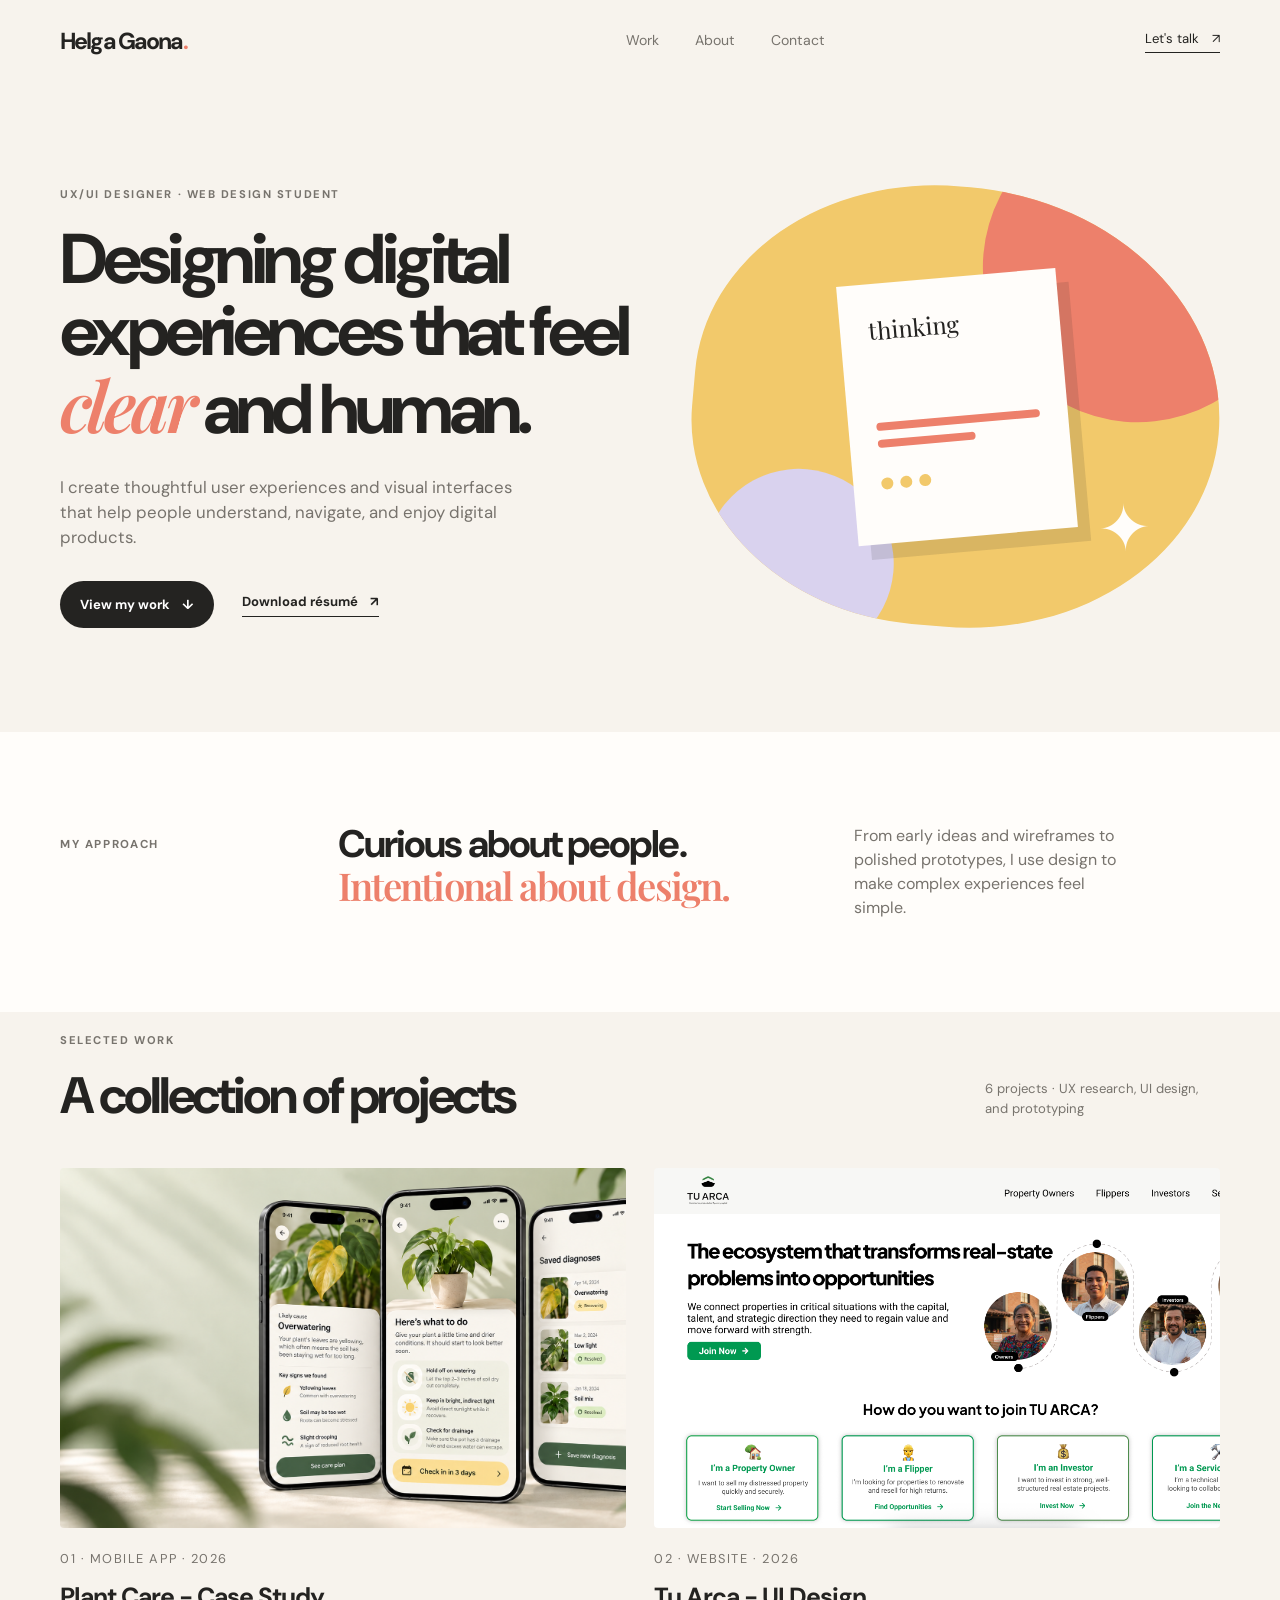
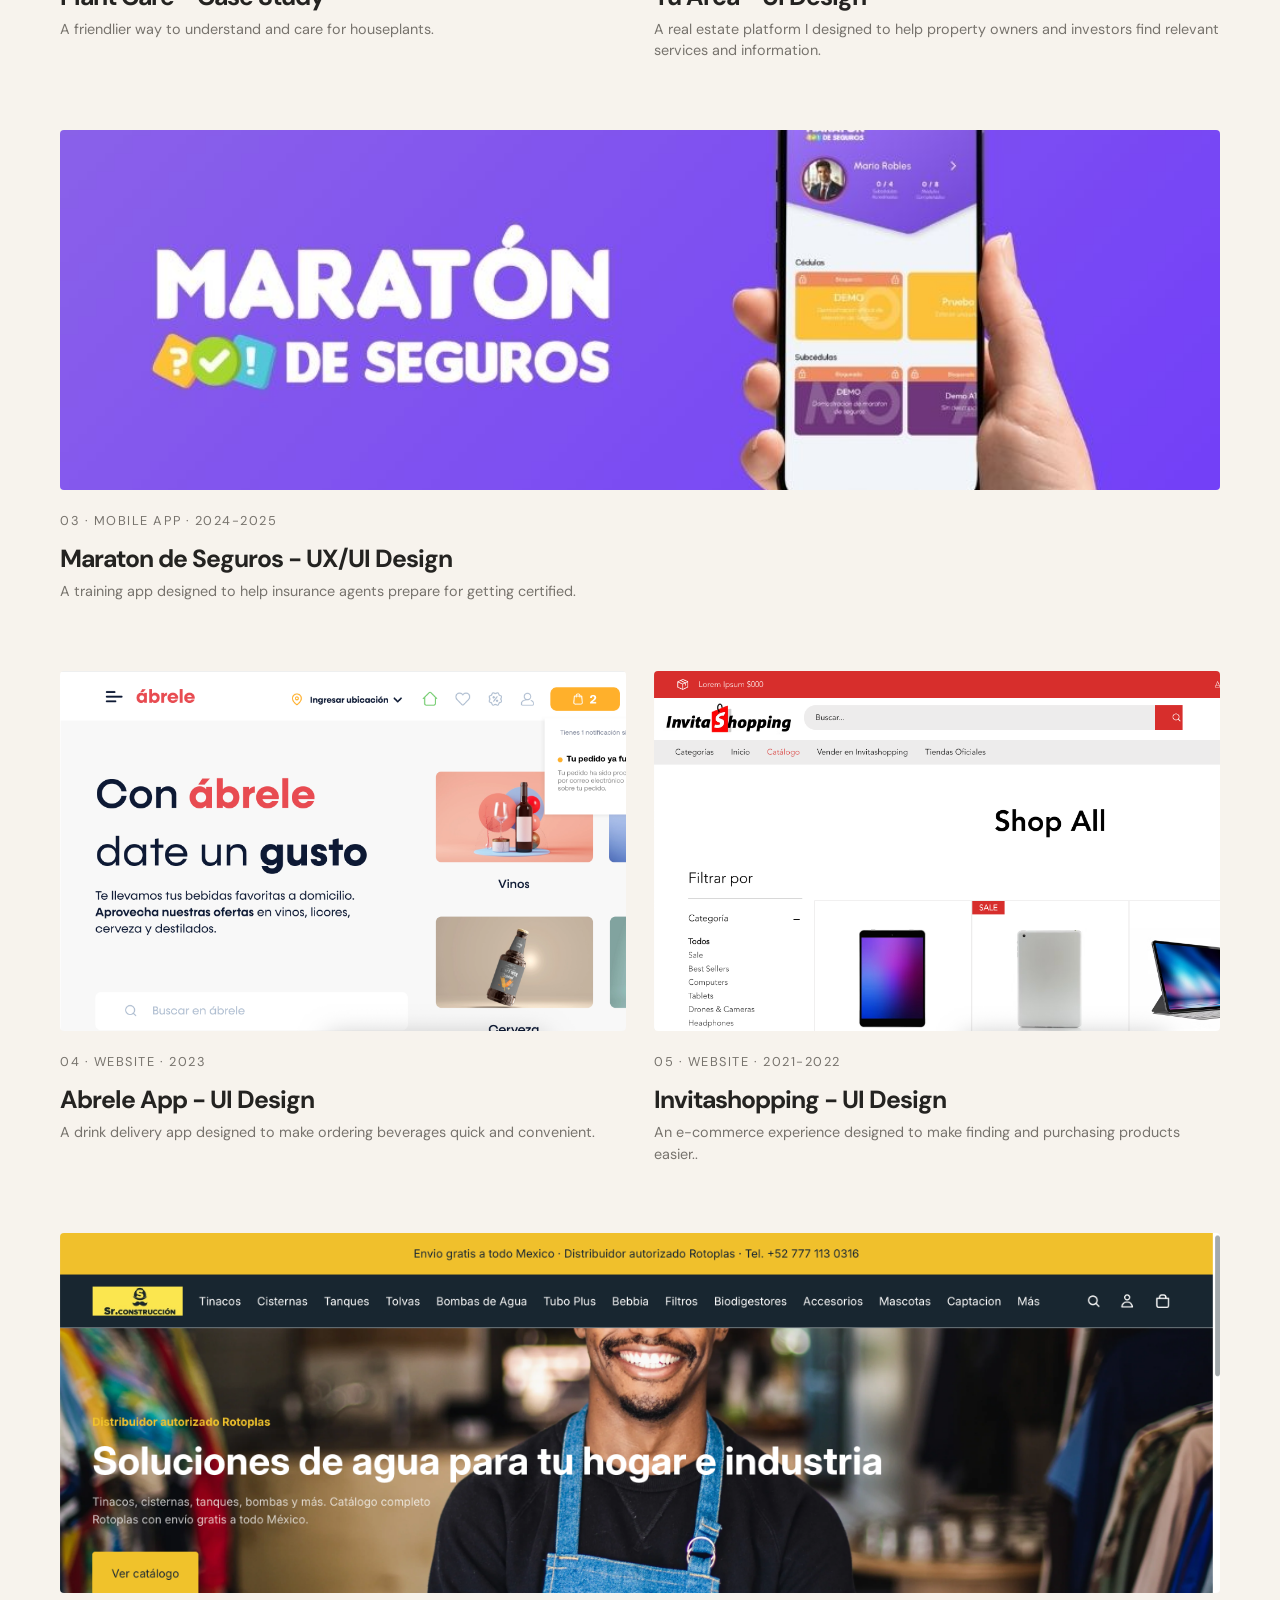
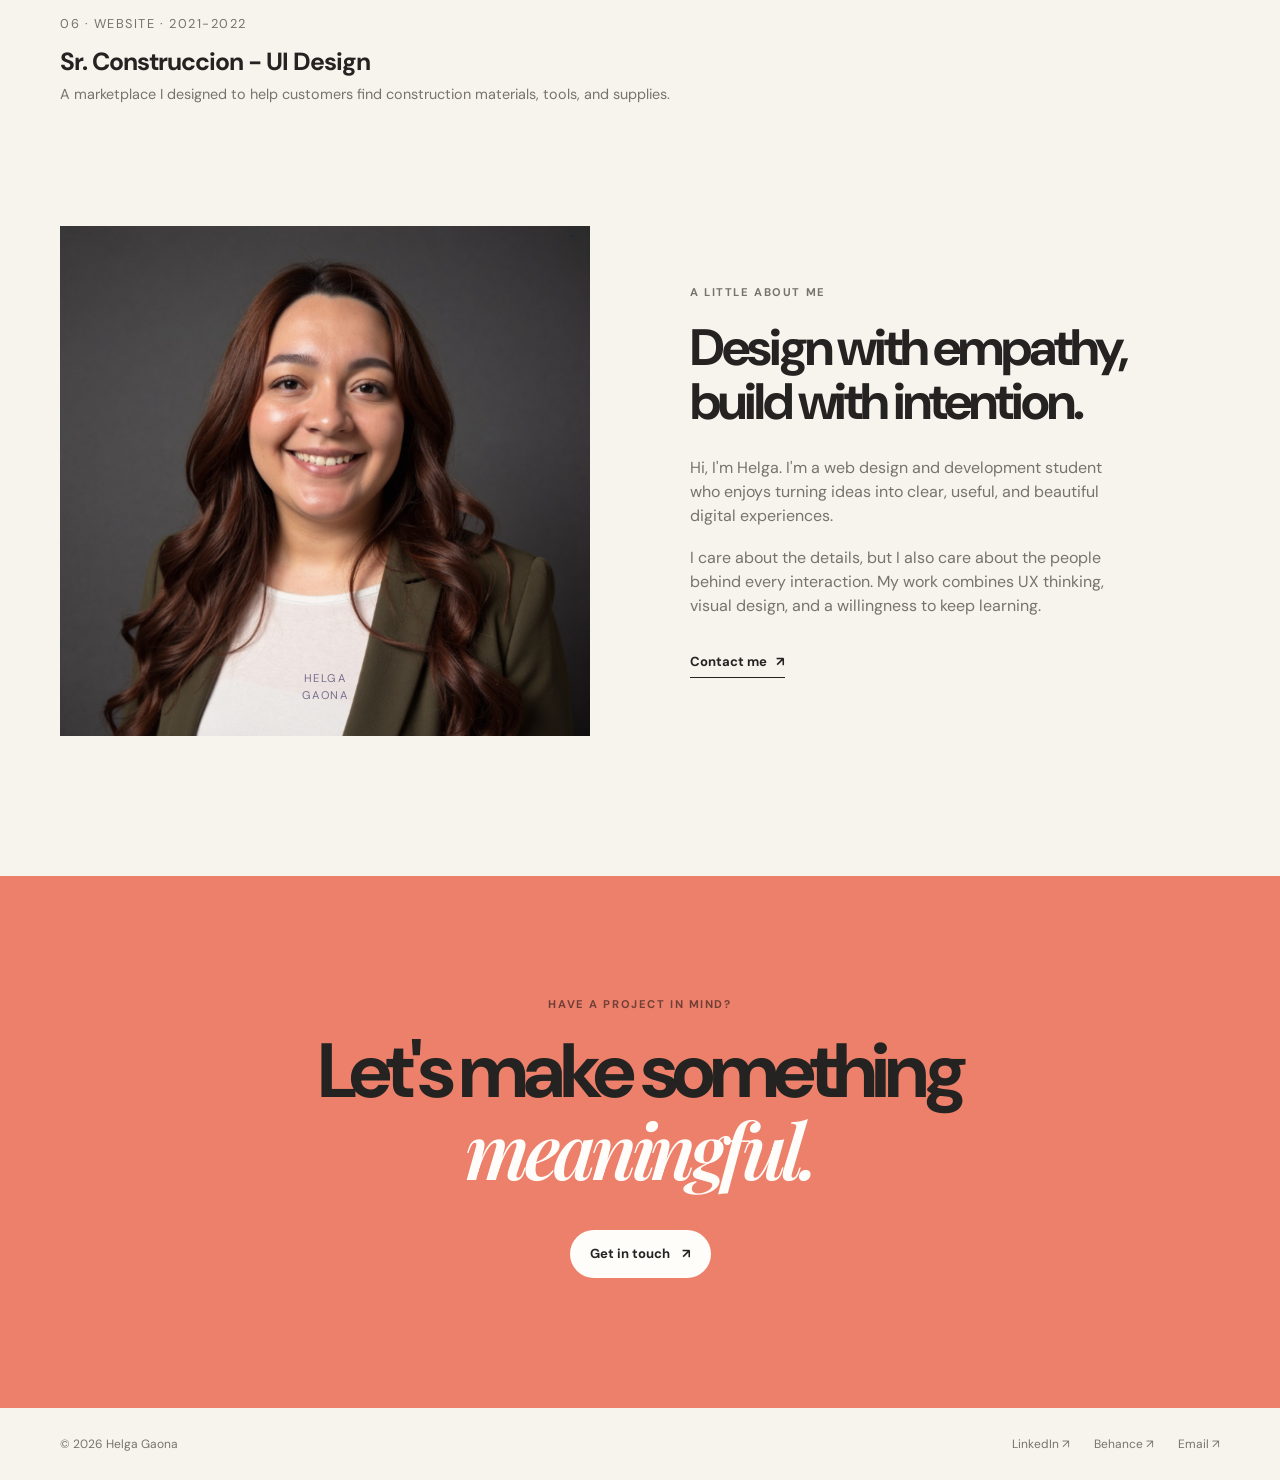
<file: index.html>
<!DOCTYPE html>
<html lang="en">
<head>
  <meta charset="UTF-8">
  <meta name="viewport" content="width=device-width, initial-scale=1.0">
  <meta name="description" content="Helga Gaona's UX/UI design portfolio.">
  <title>Helga Gaona | UX/UI Designer</title>
  <link rel="preconnect" href="https://fonts.googleapis.com">
  <link rel="preconnect" href="https://fonts.gstatic.com" crossorigin>
  <link href="https://fonts.googleapis.com/css2?family=DM+Sans:wght@400;500;600;700&family=Playfair+Display:wght@600;700&display=swap" rel="stylesheet">
  <link rel="stylesheet" href="./css/styles.css">
  <link rel="stylesheet" href="./css/projects.css">
  <link rel="icon" type="image/png" href="./src/images/favicon_io/favicon.ico">
</head>
<body>
  <header class="site-header">
    <a class="logo" href="#top" aria-label="Go to home">Helga Gaona<span>.</span></a>
    <nav class="nav" aria-label="Main navigation">
      <a href="#work">Work</a>
      <a href="#about">About</a>
      <a href="#contact">Contact</a>
    </nav>
    <a class="header-button" href="tel:+012089735853">Let's talk <span>↗</span></a>
  </header>

  <main id="top">
    <section class="hero section-container">
      <div class="hero-copy">
        <p class="eyebrow">UX/UI designer · Web design student</p>
        <h1>Designing digital experiences that feel <em>clear</em> and human.</h1>
        <p class="hero-description">I create thoughtful user experiences and visual interfaces that help people understand, navigate, and enjoy digital products.</p>
        <div class="hero-actions">
          <a class="button button-dark" href="#work">View my work <span>↓</span></a>
          <a class="text-link" href="./src/files/Helga Gaona Resume.pdf" target="_blank">Download résumé <span>↗</span></a>
        </div>
      </div>
      <div class="hero-art" aria-label="Abstract design illustration" role="img">
        <div class="art-circle circle-one"></div>
        <div class="art-circle circle-two"></div>
        <div class="art-card">
          <span class="art-label">thinking</span>
          <span class="art-line"></span>
          <span class="art-line short"></span>
          <div class="art-dots"><i></i><i></i><i></i></div>
        </div>
        <span class="art-star">✦</span>
      </div>
    </section>

    <section class="intro-strip">
      <div class="section-container intro-content">
        <p>My approach</p>
        <h2>Curious about people.<br><span>Intentional about design.</span></h2>
        <p class="intro-text">From early ideas and wireframes to polished prototypes, I use design to make complex experiences feel simple.</p>
      </div>
    </section>

    <section class="projects section-container" id="work">
      <div class="section-heading">
        <div>
          <p class="eyebrow">Selected work</p>
          <h2>A collection of projects</h2>
        </div>
        <p class="heading-note">6 projects · UX research, UI design, and prototyping</p>
      </div>

      <div class="project-grid">

        <!-- Plant Care Project -->
        <a class="project-card project-one" href="planted.html" target="_blank">
          <div class="project-image">
            <!--<span class="phone phone-left"></span><span class="phone phone-right"></span><span class="plant-shape">✿</span>-->
          </div>
          <div class="project-info">
            <span>01 · Mobile App · 2026</span><h3>Plant Care - Case Study</h3><p>A friendlier way to understand and care for houseplants.</p></div>
        </a>

        <!-- Tu Arca Project -->
        <a class="project-card project-two" href="https://canva.link/belk7uhacdcu8c8" target="_blank">
          <div class="project-image">
            <span class="mockup-labels"></span><div class="mockup-windows"><!--<b>Find a new<br>solution for<br>your property.</b><small>Explore options →</small--></div></div>
          <div class="project-info"><span>02 · Website · 2026</span><h3>Tu Arca - UI Design</h3><p>A real estate platform I designed to help property owners and investors find relevant services and information.</p></div>
        </a>

        <!-- Maraton de Seguros Project -->
        <a class="project-card project-three" href="https://canva.link/fq3xwnyilizc3ld" target="_blank">
          <div class="project-image"></div>
          <div class="project-info"><span>03 · Mobile App · 2024-2025</span><h3>Maraton de Seguros - UX/UI Design</h3><p>A training app designed to help insurance agents prepare for getting certified.</p></div>
        </a>

        <!-- Abrele App Project -->
        <a class="project-card project-four" href="https://xd.adobe.com/view/175ce416-7e84-4e20-a802-bbd39720c721-420f/?fullscreen" target="_blank">
          <div class="project-image editorial">
            <!-- <span>ABRELE<br><strong>DELIVERY</strong></span> -->
            <!-- <small>A study in form & function</small> -->
          </div>
          <div class="project-info"><span>04 · Website · 2023</span><h3>Abrele App - UI Design</h3><p>A drink delivery app designed to make ordering beverages quick and convenient.</p></div>
        </a>

        <!-- Invitashopping Project -->
        <a class="project-card project-five" href="https://helgaarellanogaona.wixsite.com/my-site-2/shop-all" target="_blank">
          <div class="project-image finance">
            <!-- <div class="finance-top"><span>Invitashopping</span><small>Available balance</small></div><div class="chart"><i></i><i></i><i></i><i></i><i></i><i></i></div> -->
          </div>
          <div class="project-info"><span>05 · Website · 2021-2022</span><h3>Invitashopping - UI Design</h3><p>An e-commerce experience designed to make finding and purchasing products easier..</p></div>
        </a>

        <!-- Sr Construccion Project -->
        <a class="project-card project-six" href="https://srconstruccion.com/#/" target="_blank">
          <div class="project-image bookings">
            <div class="booking-photos"></div><div class="bookings"><!--Find a place to meet <span>⌕</span>--></div></div>
          <div class="project-info"><span>06 · Website · 2021-2022</span><h3>Sr. Construccion - UI Design</h3><p>A marketplace I designed to help customers find construction materials, tools, and supplies.</p></div>
        </a>
        <!-- AMEIF Project
        <a class="project-card project-seven" href="https://00d38a83-2bb4-4cbc-9b8a-728b7667eac5.filesusr.com/ugd/02bbdb_6a4ba74d8cd641488b22d7c70bb19c86.pdf" target="_blank">
          <div class="project-image accessibility"><span class="access-symbol">◌</span><span class="access-word">AMEIF<br>Influencers</span></div>
          <div class="project-info"><span>07 · Brand Identity</span><h3>AMEIF</h3><p>A website designed for a Mexican association supporting influencers and content creators.</p></div>
        </a>

        Mint Capital Group Project 
        <a class="project-card project-eight" href="https://00d38a83-2bb4-4cbc-9b8a-728b7667eac5.filesusr.com/ugd/02bbdb_7ebd0b9e727e403083d3954bc4846416.pdf " target="_blank">
          <div class="project-image ecommerce"><div class="product-shape"></div><span class="ecommerce-tag">MINT<br>C.P.</span></div>
          <div class="project-info"><span>08 · BRAND IDENTITY</span><h3>Mint Capital Group</h3><p>A brand identity designed for a commercial interior products company.</p></div>
        </a>

        Design Process Project
        <a class="project-card project-nine" href="/directory/project.html?id=design-process">
          <div class="project-image process"><span>IDEA</span><b>→</b><span>TEST</span><b>→</b><span>REFINE</span></div>
          <div class="project-info"><span>09 · Design Process</span><h3>From Idea to Interface</h3><p>A visual exploration of my process from sketches to prototype.</p></div>
        </a> -->
      </div>
    </section>

    <section class="about section-container" id="about">
      <div class="about-photo" aria-label="Add your photo here"><span>Helga<br>Gaona</span></div>
      <div class="about-copy"><p class="eyebrow">A little about me</p><h2>Design with empathy, build with intention.</h2><p>Hi, I'm Helga. I'm a web design and development student who enjoys turning ideas into clear, useful, and beautiful digital experiences.</p><p>I care about the details, but I also care about the people behind every interaction. My work combines UX thinking, visual design, and a willingness to keep learning.</p><a class="text-link" href="mailto:helgaarellanogaona@gmail.com">Contact me<span>↗</span></a></div>
    </section>

    <section class="contact" id="contact"><div class="section-container contact-inner"><p class="eyebrow">Have a project in mind?</p><h2>Let's make something<br><em>meaningful.</em></h2><a class="button button-light" href="mailto:helgaarellanogaona@gmail.com">Get in touch <span>↗</span></a></div></section>
  </main>

  <footer class="footer section-container"><span>© 2026 Helga Gaona</span><div><a href="https://www.linkedin.com/in/helga-a-gaona/" target="_blank">LinkedIn ↗</a><a href="https://www.behance.net/helgagaona" target="_blank">Behance ↗</a><a href="mailto:helgaarellanogaona@gmail.com">Email ↗</a></div></footer>
</body>
</html>
</file>
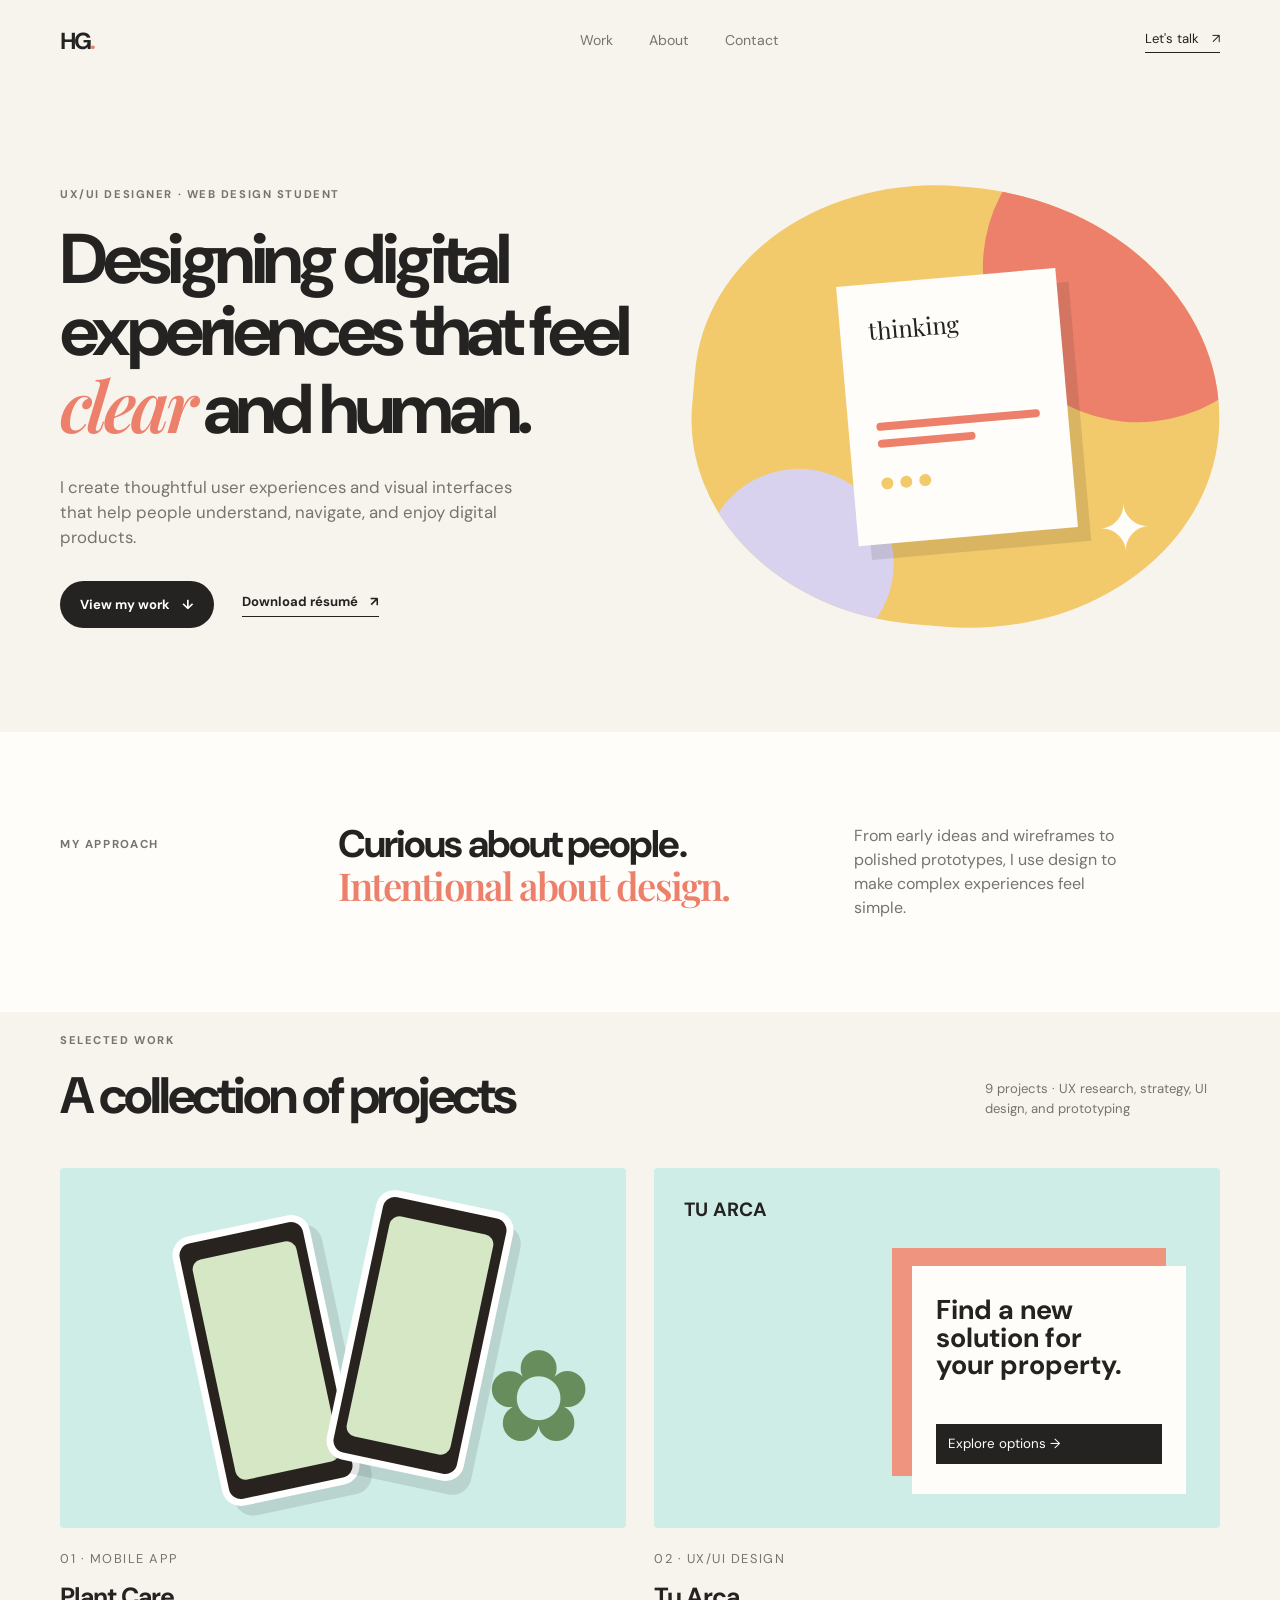
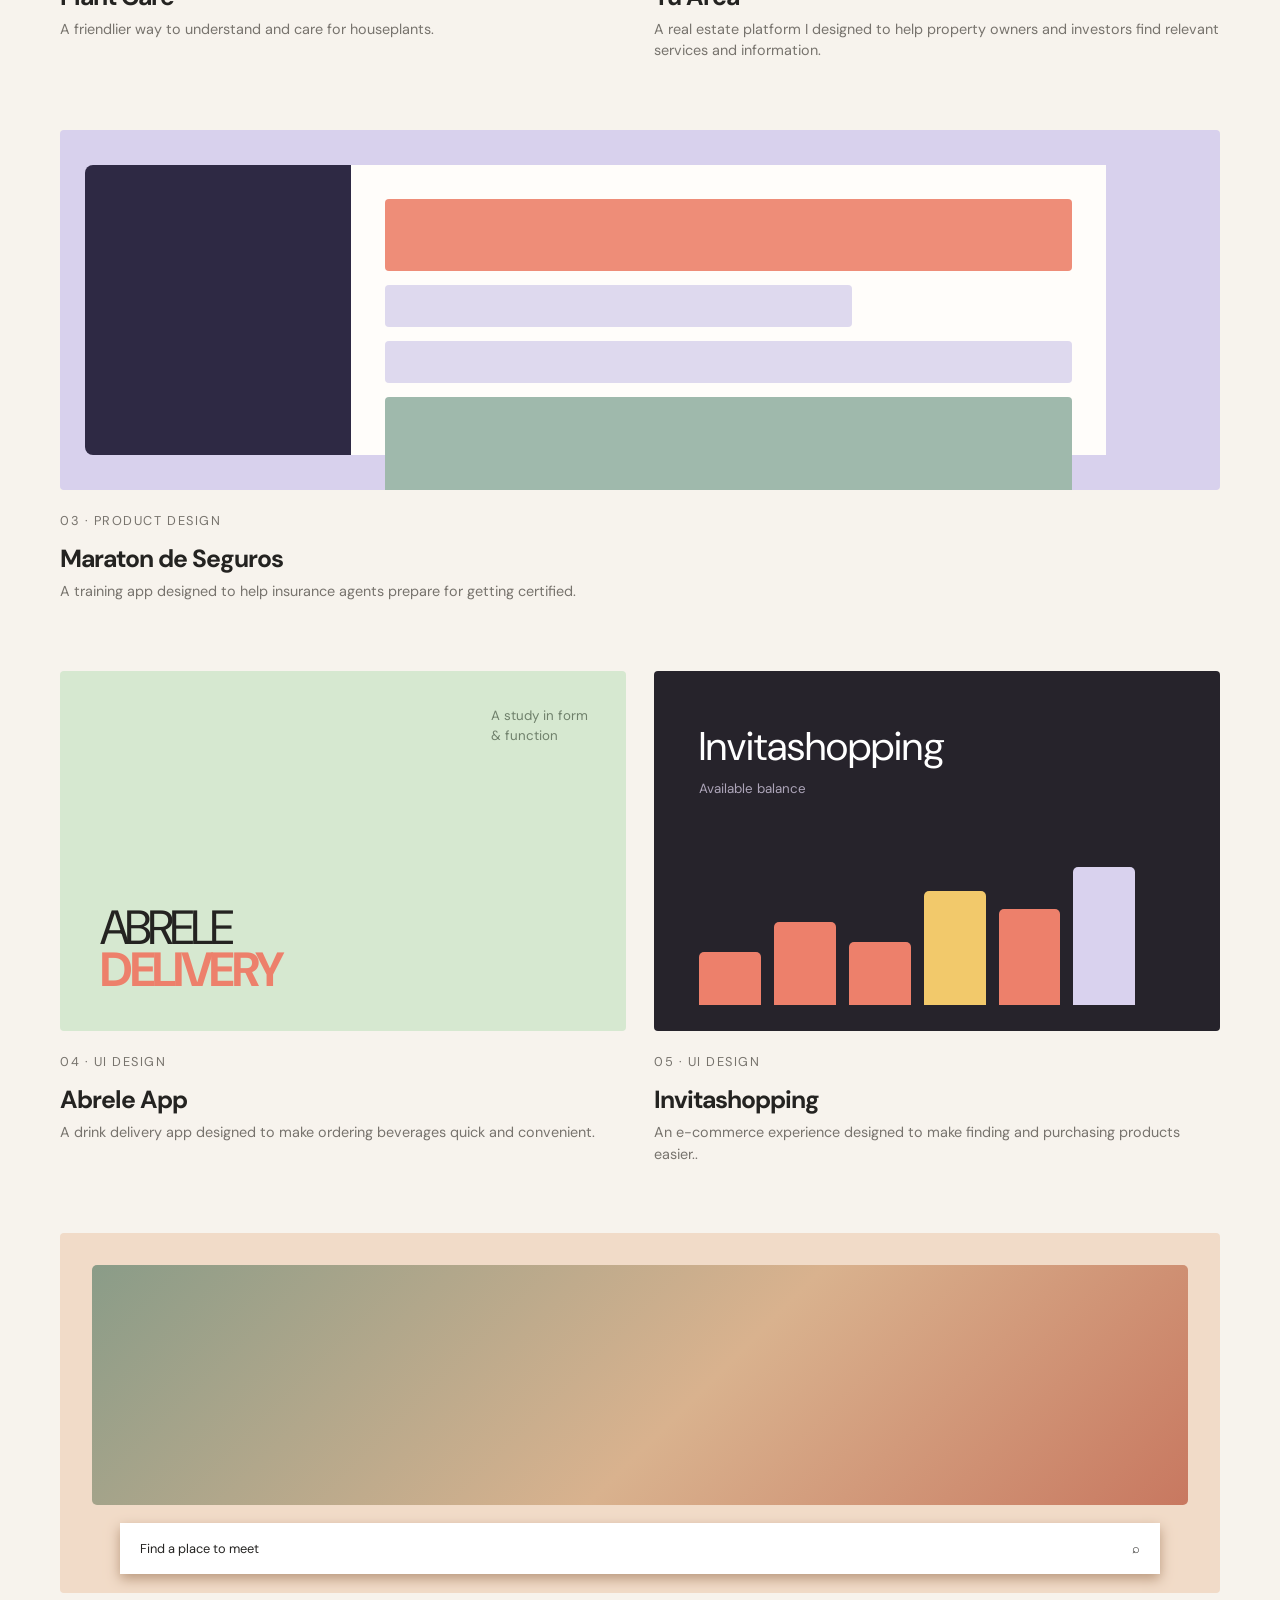
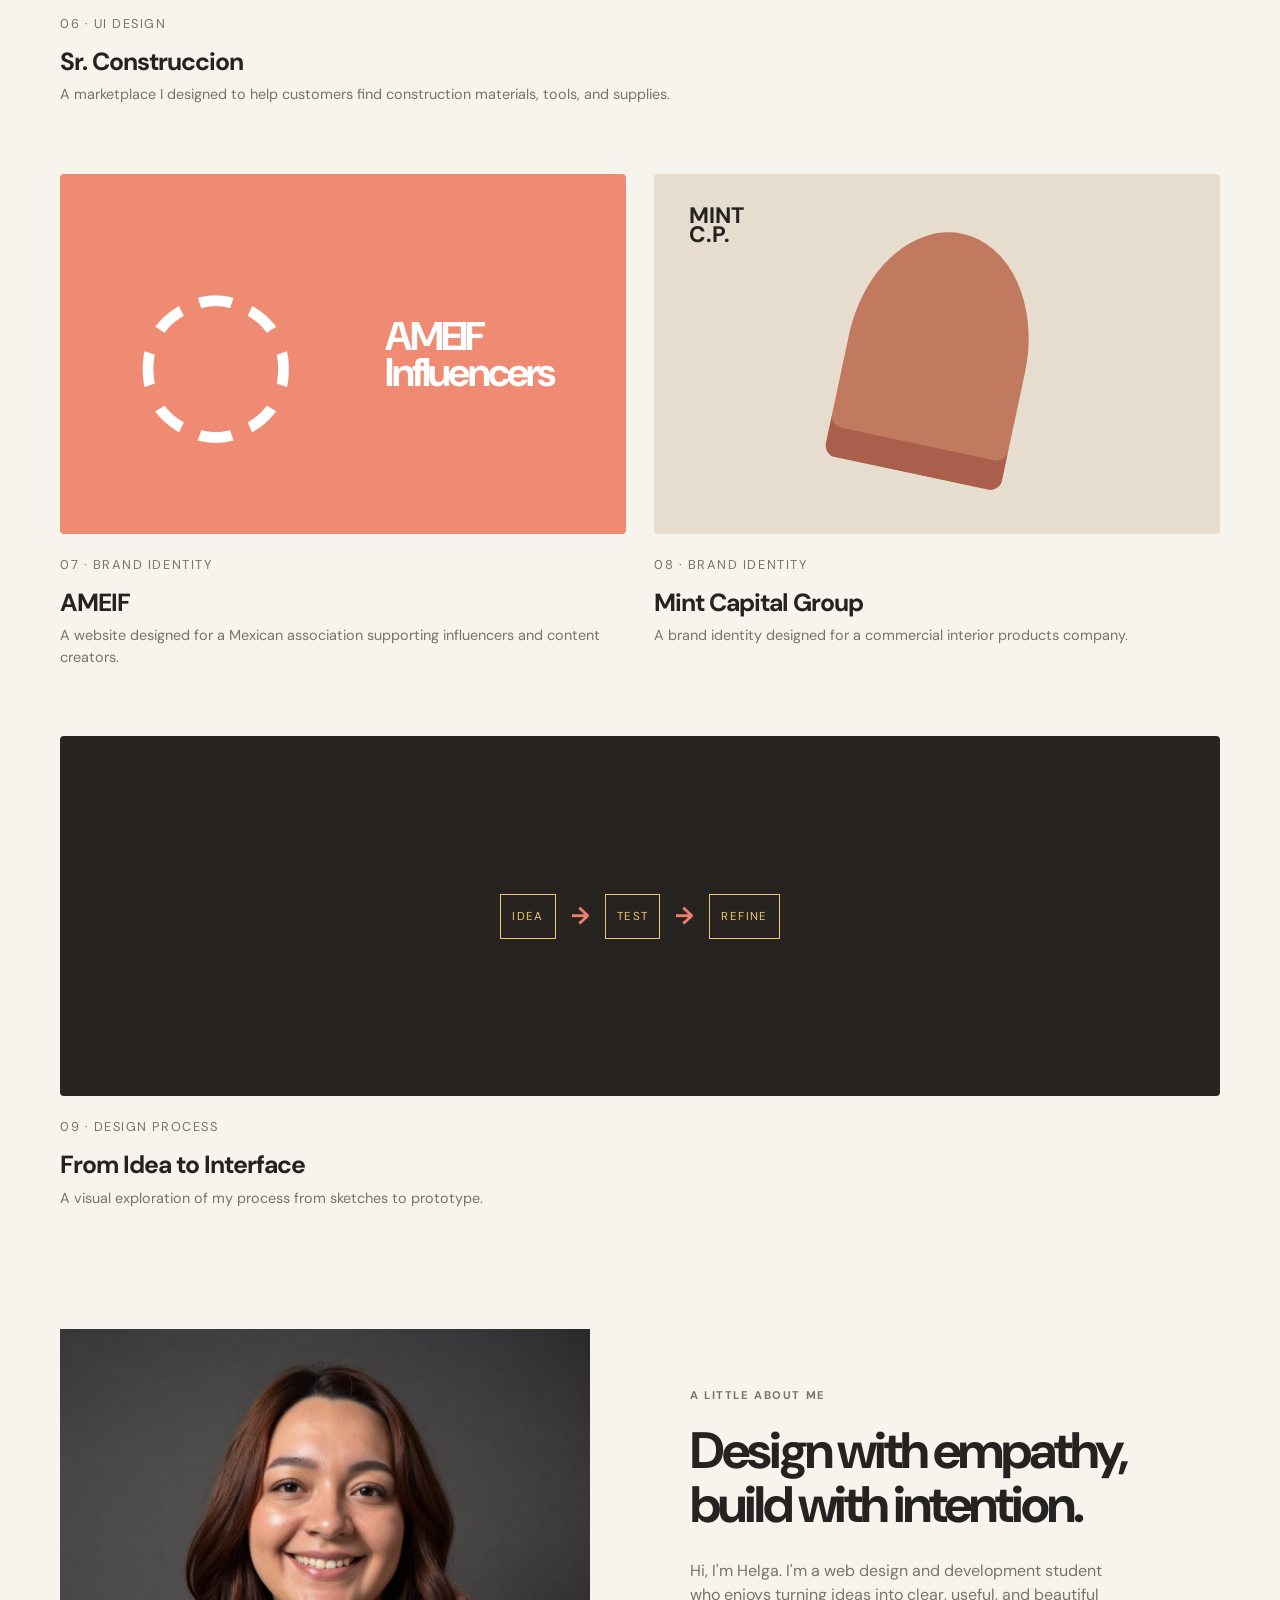
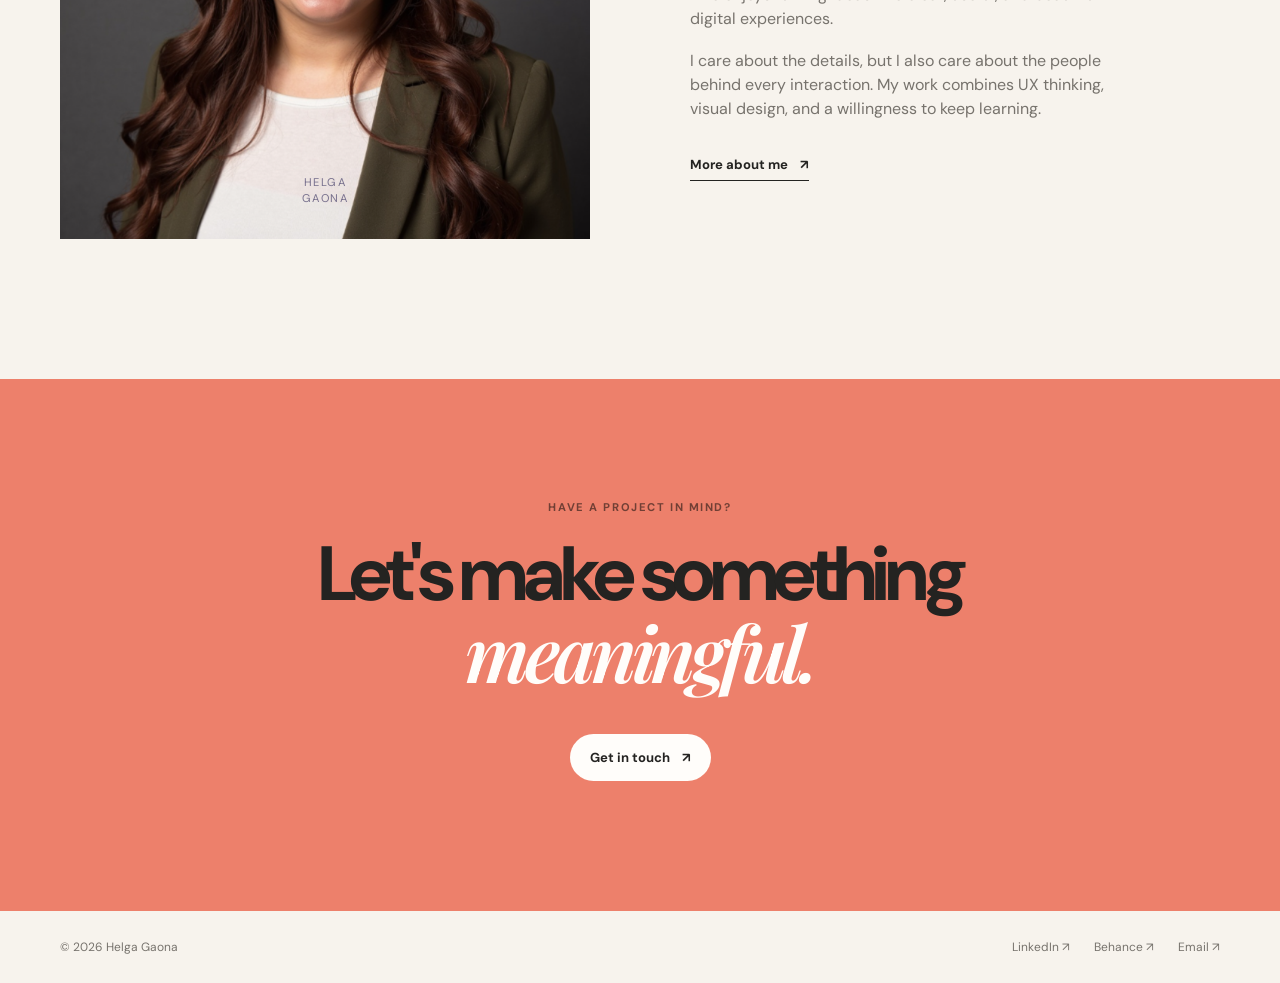
<file: other files/Tempt/index.html>
<!DOCTYPE html>
<html lang="en">
<head>
  <meta charset="UTF-8">
  <meta name="viewport" content="width=device-width, initial-scale=1.0">
  <meta name="description" content="Helga Gaona's UX/UI design portfolio.">
  <title>Helga Gaona | UX/UI Designer</title>
  <link rel="preconnect" href="https://fonts.googleapis.com">
  <link rel="preconnect" href="https://fonts.gstatic.com" crossorigin>
  <link href="https://fonts.googleapis.com/css2?family=DM+Sans:wght@400;500;600;700&family=Playfair+Display:wght@600;700&display=swap" rel="stylesheet">
  <link rel="stylesheet" href="/css/styles.css">
</head>
<body>
  <header class="site-header">
    <a class="logo" href="#top" aria-label="Go to home">HG<span>.</span></a>
    <nav class="nav" aria-label="Main navigation">
      <a href="#work">Work</a>
      <a href="#about">About</a>
      <a href="#contact">Contact</a>
    </nav>
    <a class="header-button" href="tel:+012089735853">Let's talk <span>↗</span></a>
  </header>

  <main id="top">
    <section class="hero section-container">
      <div class="hero-copy">
        <p class="eyebrow">UX/UI designer · Web design student</p>
        <h1>Designing digital experiences that feel <em>clear</em> and human.</h1>
        <p class="hero-description">I create thoughtful user experiences and visual interfaces that help people understand, navigate, and enjoy digital products.</p>
        <div class="hero-actions">
          <a class="button button-dark" href="#work">View my work <span>↓</span></a>
          <a class="text-link" href="resume.pdf">Download résumé <span>↗</span></a>
        </div>
      </div>
      <div class="hero-art" aria-label="Abstract design illustration" role="img">
        <div class="art-circle circle-one"></div>
        <div class="art-circle circle-two"></div>
        <div class="art-card">
          <span class="art-label">thinking</span>
          <span class="art-line"></span>
          <span class="art-line short"></span>
          <div class="art-dots"><i></i><i></i><i></i></div>
        </div>
        <span class="art-star">✦</span>
      </div>
    </section>

    <section class="intro-strip">
      <div class="section-container intro-content">
        <p>My approach</p>
        <h2>Curious about people.<br><span>Intentional about design.</span></h2>
        <p class="intro-text">From early ideas and wireframes to polished prototypes, I use design to make complex experiences feel simple.</p>
      </div>
    </section>

    <section class="projects section-container" id="work">
      <div class="section-heading">
        <div>
          <p class="eyebrow">Selected work</p>
          <h2>A collection of projects</h2>
        </div>
        <p class="heading-note">9 projects · UX research, strategy, UI design, and prototyping</p>
      </div>

      <div class="project-grid">

        <!-- Plant Care Project -->
        <a class="project-card project-one" href="/directory/case-study.html?id=plant-care">
          <div class="project-image"><span class="phone phone-left"></span><span class="phone phone-right"></span><span class="plant-shape">✿</span></div>
          <div class="project-info"><span>01 · Mobile App</span><h3>Plant Care</h3><p>A friendlier way to understand and care for houseplants.</p></div>
        </a>

        <!-- Tu Arca Project -->
        <a class="project-card project-one" href="/directory/project.html?id=tu-arca">
          <div class="project-image"><span class="mockup-label">TU ARCA</span><div class="mockup-window"><b>Find a new<br>solution for<br>your property.</b><small>Explore options →</small></div></div>
          <div class="project-info"><span>02 · UX/UI Design</span><h3>Tu Arca</h3><p>A real estate platform I designed to help property owners and investors find relevant services and information.</p></div>
        </a>

        <!-- Maraton de Seguros Project -->
        <a class="project-card project-three" href="/directory/project.html?id=maraton-de-seguros">
          <div class="project-image dashboard"><div class="dash-sidebar"></div><div class="dash-content"><i></i><i></i><i></i><b></b></div></div>
          <div class="project-info"><span>03 · Product Design</span><h3>Maraton de Seguros</h3><p>A training app designed to help insurance agents prepare for getting certified.</p></div>
        </a>

        <!-- Abrele App Project -->
        <a class="project-card project-four" href="/directory/project.html?id=abrele-app">
          <div class="project-image editorial"><span>ABRELE<br><strong>DELIVERY</strong></span><small>A study in form & function</small></div>
          <div class="project-info"><span>04 · UI Design</span><h3>Abrele App</h3><p>A drink delivery app designed to make ordering beverages quick and convenient.</p></div>
        </a>

        <!-- Invitashopping Project -->
        <a class="project-card project-five" href="/directory/project.html?id=invitashopping">
          <div class="project-image finance"><div class="finance-top"><span>Invitashopping</span><small>Available balance</small></div><div class="chart"><i></i><i></i><i></i><i></i><i></i><i></i></div></div>
          <div class="project-info"><span>05 · UI Design</span><h3>Invitashopping</h3><p>An e-commerce experience designed to make finding and purchasing products easier..</p></div>
        </a>

        <!-- Sr Construccion Project -->
        <a class="project-card project-six" href="/directory/project.html?id=sr-construccion">
          <div class="project-image booking"><div class="booking-photo"></div><div class="booking-bar">Find a place to meet <span>⌕</span></div></div>
          <div class="project-info"><span>06 · UI Design</span><h3>Sr. Construccion</h3><p>A marketplace I designed to help customers find construction materials, tools, and supplies.</p></div>
        </a>

        <!-- AMEIF Project -->
        <a class="project-card project-seven" href="https://00d38a83-2bb4-4cbc-9b8a-728b7667eac5.filesusr.com/ugd/02bbdb_6a4ba74d8cd641488b22d7c70bb19c86.pdf" target="_blank">
          <div class="project-image accessibility"><span class="access-symbol">◌</span><span class="access-word">AMEIF<br>Influencers</span></div>
          <div class="project-info"><span>07 · Brand Identity</span><h3>AMEIF</h3><p>A website designed for a Mexican association supporting influencers and content creators.</p></div>
        </a>

        <!-- Mint Capital Group Project -->
        <a class="project-card project-eight" href="https://00d38a83-2bb4-4cbc-9b8a-728b7667eac5.filesusr.com/ugd/02bbdb_7ebd0b9e727e403083d3954bc4846416.pdf " target="_blank">
          <div class="project-image ecommerce"><div class="product-shape"></div><span class="ecommerce-tag">MINT<br>C.P.</span></div>
          <div class="project-info"><span>08 · BRAND IDENTITY</span><h3>Mint Capital Group</h3><p>A brand identity designed for a commercial interior products company.</p></div>
        </a>

        <!-- Design Process Project -->
        <a class="project-card project-nine" href="/directory/project.html?id=design-process">
          <div class="project-image process"><span>IDEA</span><b>→</b><span>TEST</span><b>→</b><span>REFINE</span></div>
          <div class="project-info"><span>09 · Design Process</span><h3>From Idea to Interface</h3><p>A visual exploration of my process from sketches to prototype.</p></div>
        </a>
      </div>
    </section>

    <section class="about section-container" id="about">
      <div class="about-photo" aria-label="Add your photo here"><span>Helga<br>Gaona</span></div>
      <div class="about-copy"><p class="eyebrow">A little about me</p><h2>Design with empathy, build with intention.</h2><p>Hi, I'm Helga. I'm a web design and development student who enjoys turning ideas into clear, useful, and beautiful digital experiences.</p><p>I care about the details, but I also care about the people behind every interaction. My work combines UX thinking, visual design, and a willingness to keep learning.</p><a class="text-link" href="mailto:helgaarellanogaona@gmail.com">More about me <span>↗</span></a></div>
    </section>

    <section class="contact" id="contact"><div class="section-container contact-inner"><p class="eyebrow">Have a project in mind?</p><h2>Let's make something<br><em>meaningful.</em></h2><a class="button button-light" href="mailto:helgaarellanogaona@gmail.com">Get in touch <span>↗</span></a></div></section>
  </main>

  <footer class="footer section-container"><span>© 2026 Helga Gaona</span><div><a href="https://www.linkedin.com/in/helga-a-gaona/" target="_blank">LinkedIn ↗</a><a href="https://www.behance.net/helgagaona" target="_blank">Behance ↗</a><a href="mailto:helgaarellanogaona@gmail.com">Email ↗</a></div></footer>
</body>
</html>
</file>
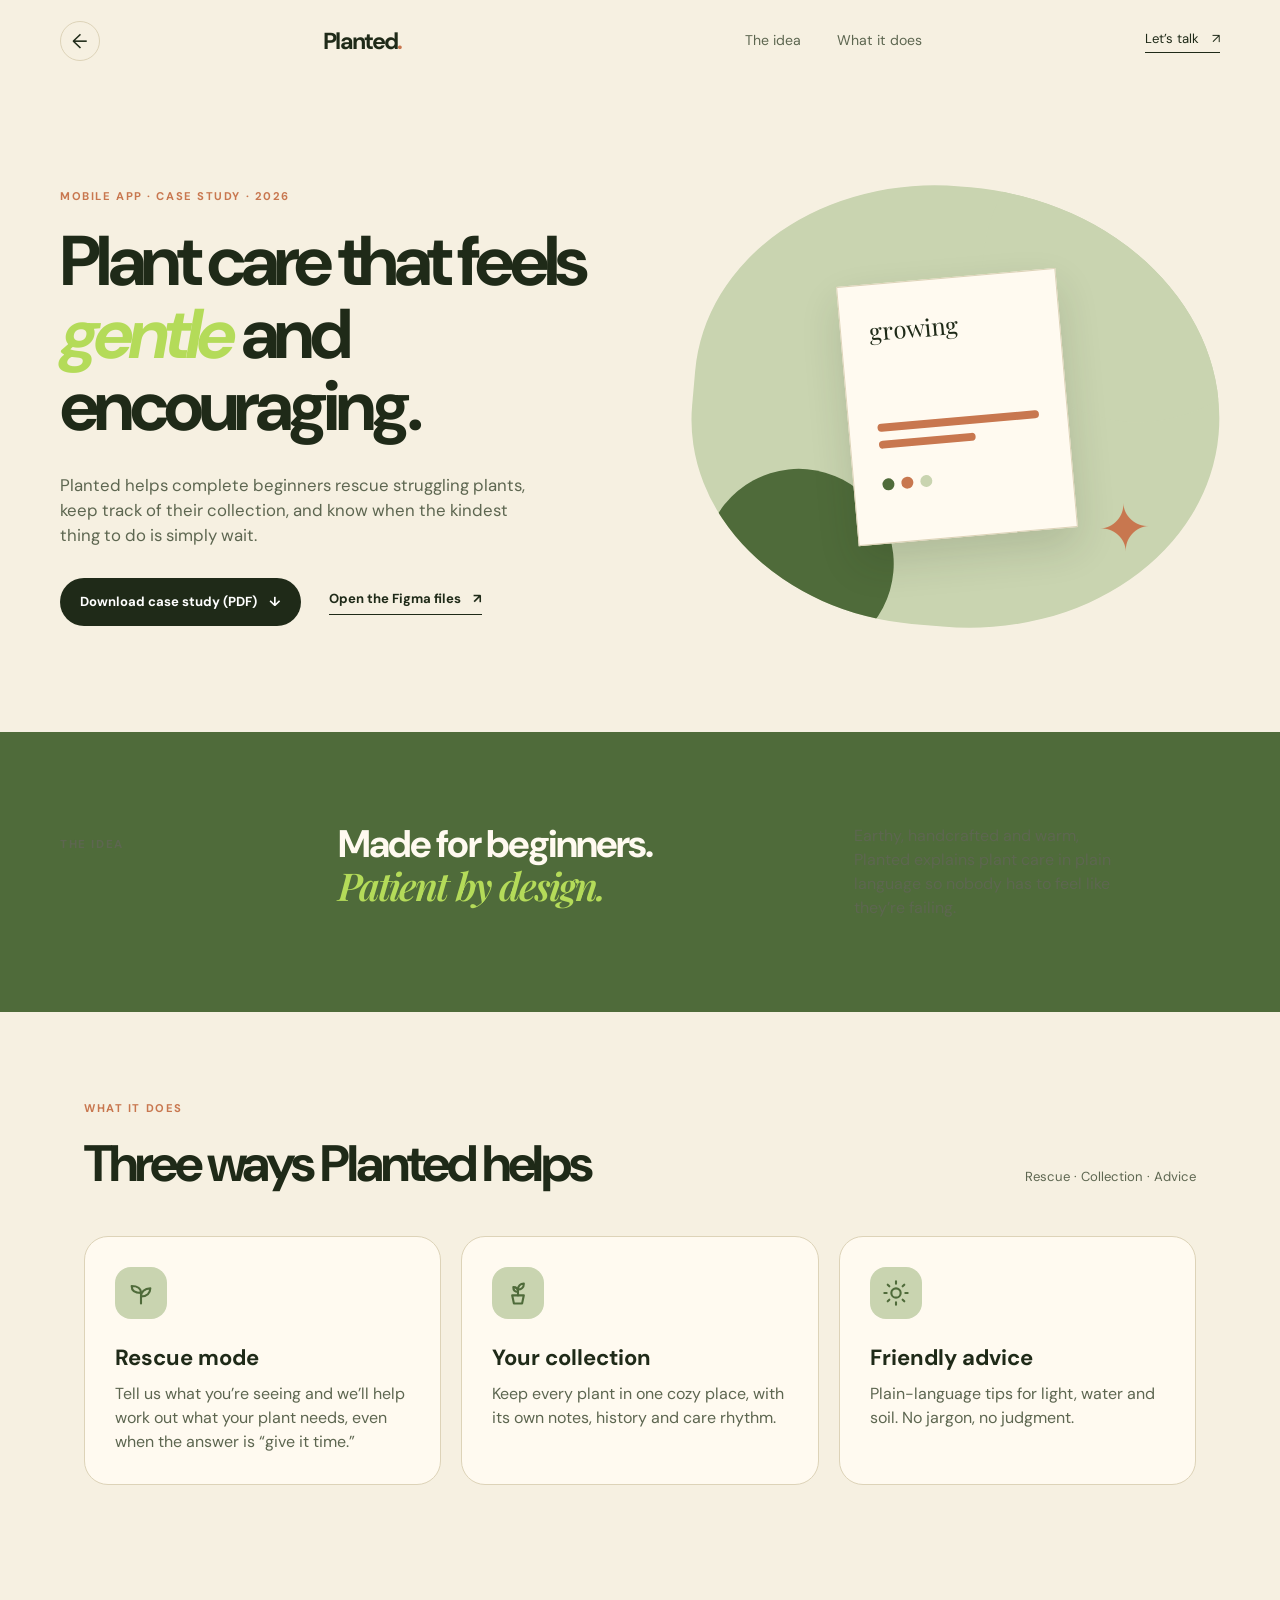
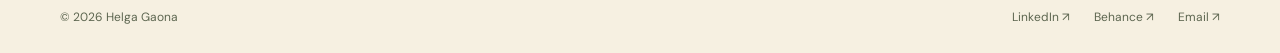
<file: planted.html>
<!DOCTYPE html>
<html lang="en">
<head>
<meta charset="UTF-8">
<meta name="viewport" content="width=device-width, initial-scale=1, viewport-fit=cover">
<meta name="description" content="Planted: a gentle plant care app for complete beginners.">
<title>Planted | Plant Care Case Study</title>
<link rel="preconnect" href="https://fonts.googleapis.com">
<link rel="preconnect" href="https://fonts.gstatic.com" crossorigin>
<link href="https://fonts.googleapis.com/css2?family=DM+Sans:wght@400;500;600;700&family=Playfair+Display:ital,wght@0,600;0,700;1,600&display=swap" rel="stylesheet">
<link rel="stylesheet" href="./css/main.css">
<link rel="stylesheet" href="./css/planted.css">
</head>
<body>
<header class="site-header">
  <a class="back-link" href="index.html" aria-label="Back to portfolio">
    <span aria-hidden="true">←</span>
  </a>
  <a class="logo" href="#top" aria-label="Go to top">Planted<span>.</span></a>
  <nav class="nav" aria-label="Main navigation">
    <a href="#about">The idea</a>
    <a href="#features">What it does</a>
  </nav>
  <a class="header-button" href="mailto:helgaarellanogaona@gmail.com">Let’s talk <span>↗</span></a>
</header>

<main id="top">
  <section class="hero section-container">
    <div class="hero-copy">
      <p class="eyebrow">Mobile app · Case study · 2026</p>
      <h1>Plant care that feels <span class="accent-text">gentle</span> and encouraging.</h1>
      <p class="hero-description">Planted helps complete beginners rescue struggling plants, keep track of their collection, and know when the kindest thing to do is simply wait.</p>
      <div class="hero-actions">
        <a class="button button-dark" id="pdf-btn" href="src/files/planted-case-study.pdf" target="_blank">Download case study (PDF) <span>↓</span></a>
        <a class="text-link" id="figma-btn" href="https://www.figma.com/design/qUiHcOnbNITMzalEHehC06/Planted?node-id=0-1&t=fKucezNLffEYdYA7-1" target="_blank" rel="noopener">Open the Figma files <span>↗</span></a>
      </div>
    </div>
    <div class="hero-art" role="img" aria-label="Abstract illustration of growing">
      <div class="art-circle circle-one"></div>
      <div class="art-circle circle-two"></div>
      <div class="art-card"><span class="art-label">growing</span><span class="art-line"></span><span class="art-line short"></span><div class="art-dots"><i></i><i></i><i></i></div></div>
      <span class="art-star">✦</span>
    </div>
  </section>

  <section class="intro-strip" id="about">
    <div class="section-container intro-content">
      <p>The idea</p>
      <h2>Made for beginners.<br><span class="accent-text">Patient by design.</span></h2>
      <p class="intro-text">Earthy, handcrafted and warm, Planted explains plant care in plain language so nobody has to feel like they’re failing.</p>
    </div>
  </section>

  <section class="features section-container" id="features">
    <div class="section-heading">
      <div><p class="eyebrow">What it does</p><h2>Three ways Planted helps</h2></div>
      <p class="heading-note">Rescue · Collection · Advice</p>
    </div>
    <div class="feature-grid">
      <div class="card"><div class="dot"><svg viewBox="0 0 24 24" aria-hidden="true"><path d="M12 21v-9"/><path d="M12 12C12 8 9 6 4 6c0 4 3 6 8 6z"/><path d="M12 15c0-4 3-7 8-7 0 4-3 7-8 7z"/></svg></div><h3>Rescue mode</h3><p>Tell us what you’re seeing and we’ll help work out what your plant needs, even when the answer is “give it time.”</p></div>
      <div class="card"><div class="dot"><svg viewBox="0 0 24 24" aria-hidden="true"><path d="M7 14h10l-1.5 7h-7z"/><path d="M12 14V9"/><path d="M12 9c0-3 2-5 5-5 0 3-2 5-5 5z"/><path d="M12 11c0-2.5-1.5-4-4-4 0 2.5 1.5 4 4 4z"/></svg></div><h3>Your collection</h3><p>Keep every plant in one cozy place, with its own notes, history and care rhythm.</p></div>
      <div class="card"><div class="dot"><svg viewBox="0 0 24 24" aria-hidden="true"><circle cx="12" cy="12" r="4"/><path d="M12 2v2M12 20v2M2 12h2M20 12h2M4.9 4.9l1.4 1.4M17.7 17.7l1.4 1.4M4.9 19.1l1.4-1.4M17.7 6.3l1.4-1.4"/></svg></div><h3>Friendly advice</h3><p>Plain-language tips for light, water and soil. No jargon, no judgment.</p></div>
    </div>
  </section>
</main>

<footer class="footer section-container"><span>© 2026 Helga Gaona</span><div><a href="https://www.linkedin.com/in/helga-a-gaona/" target="_blank" rel="noopener">LinkedIn ↗</a><a href="https://www.behance.net/helgagaona" target="_blank" rel="noopener">Behance ↗</a><a href="mailto:helgaarellanogaona@gmail.com">Email ↗</a></div></footer>
</body>
</html>
</file>
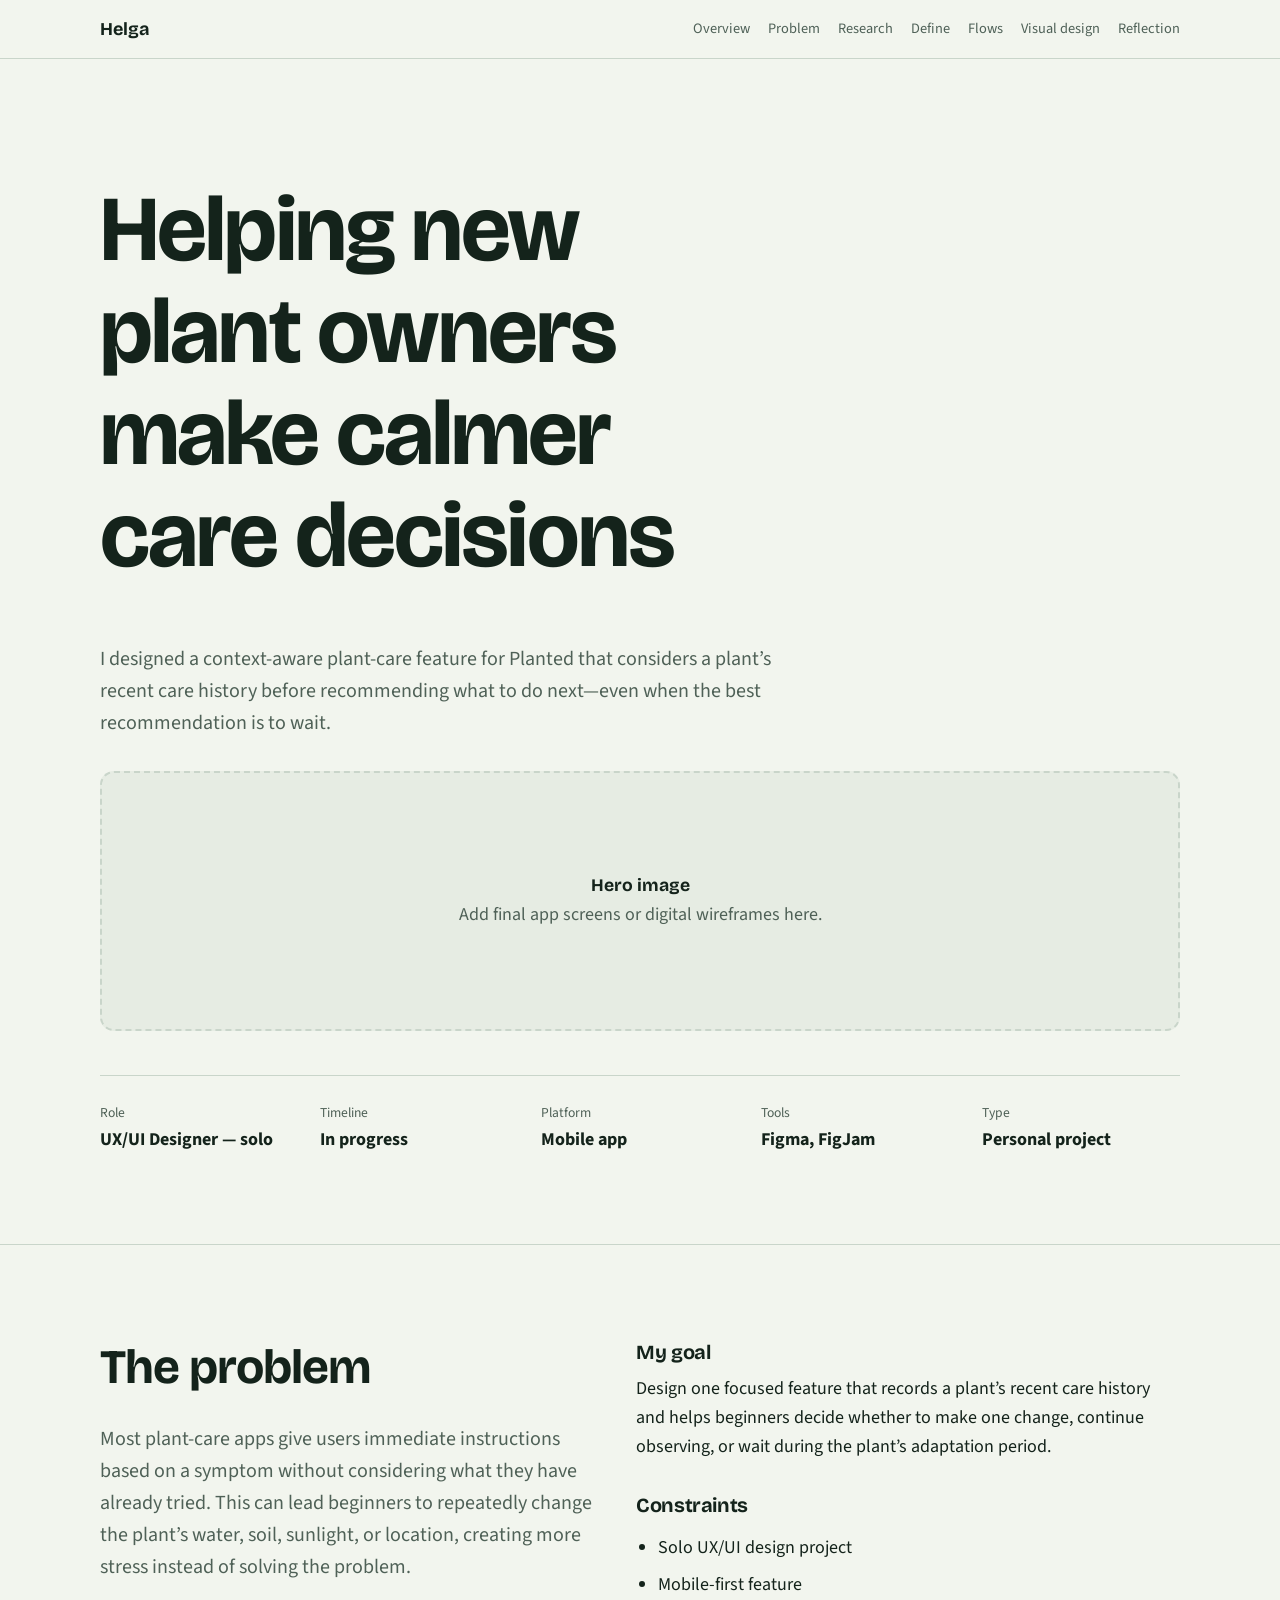
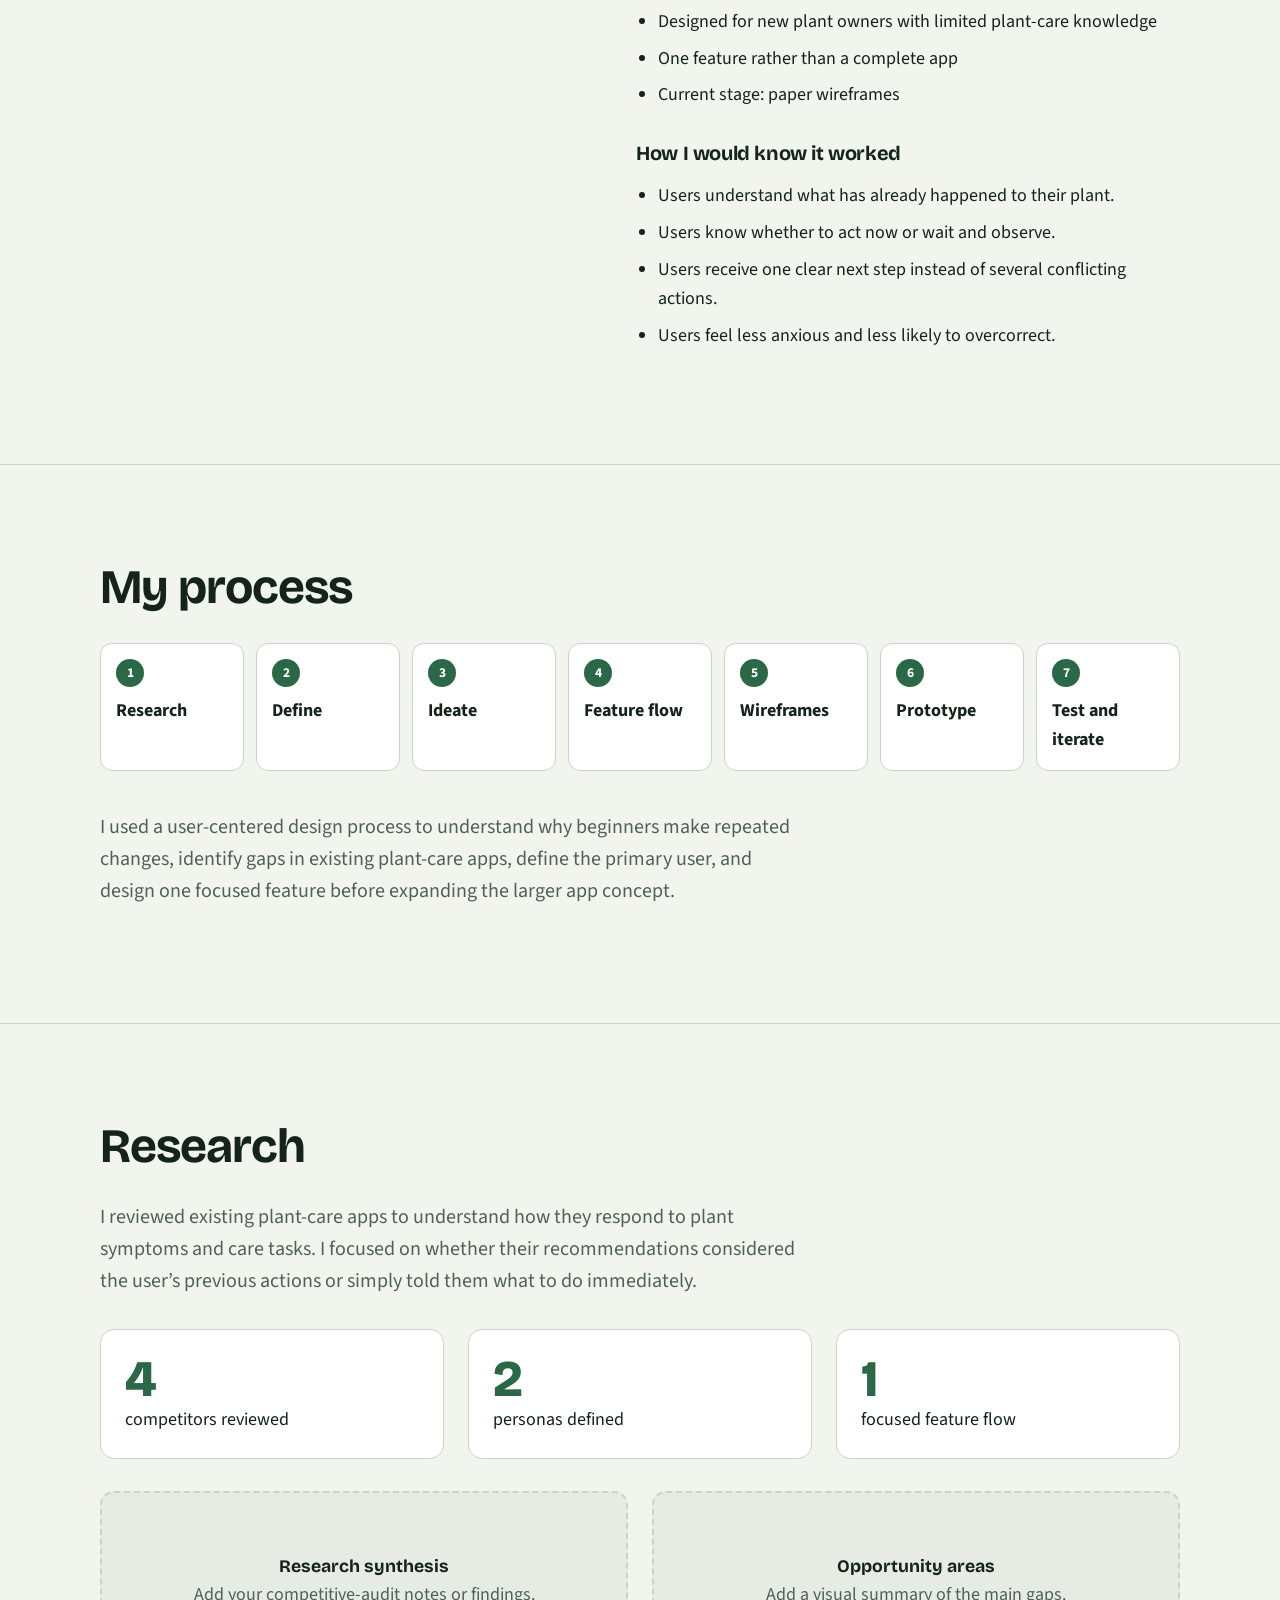
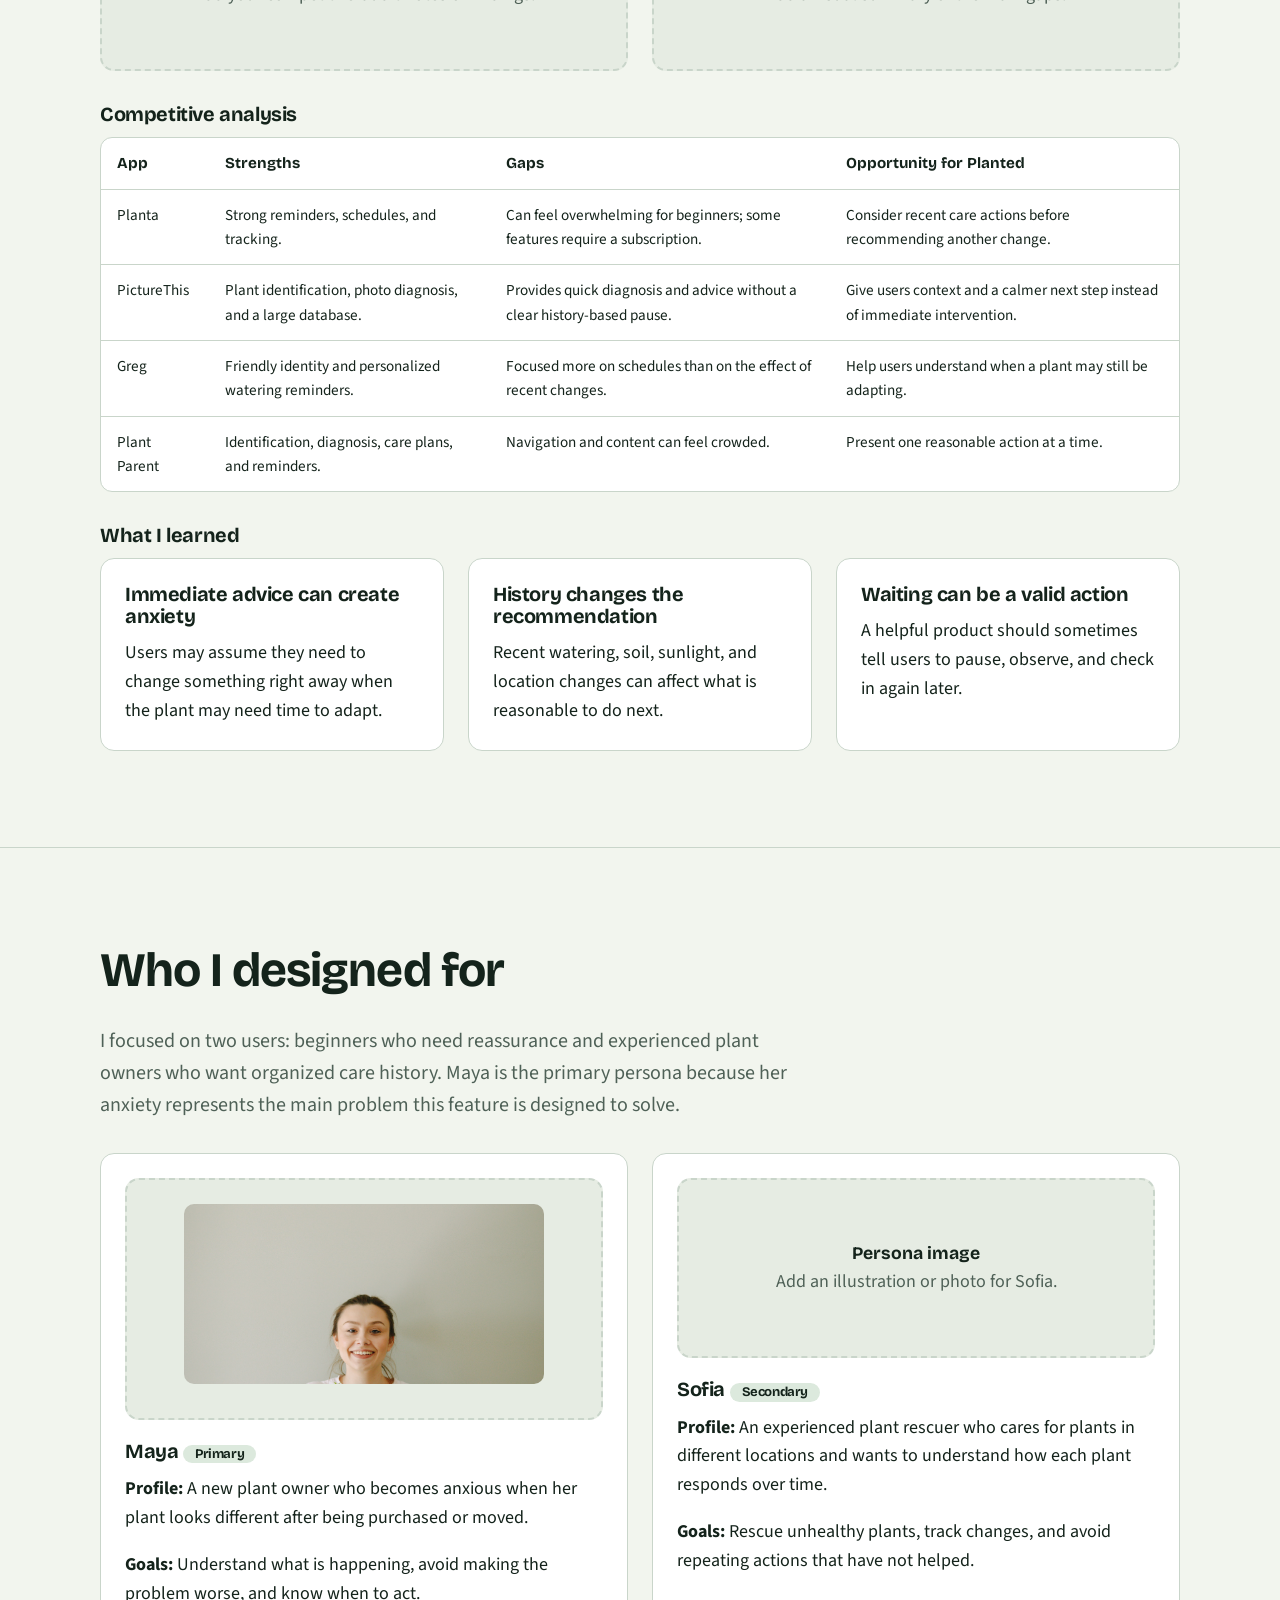
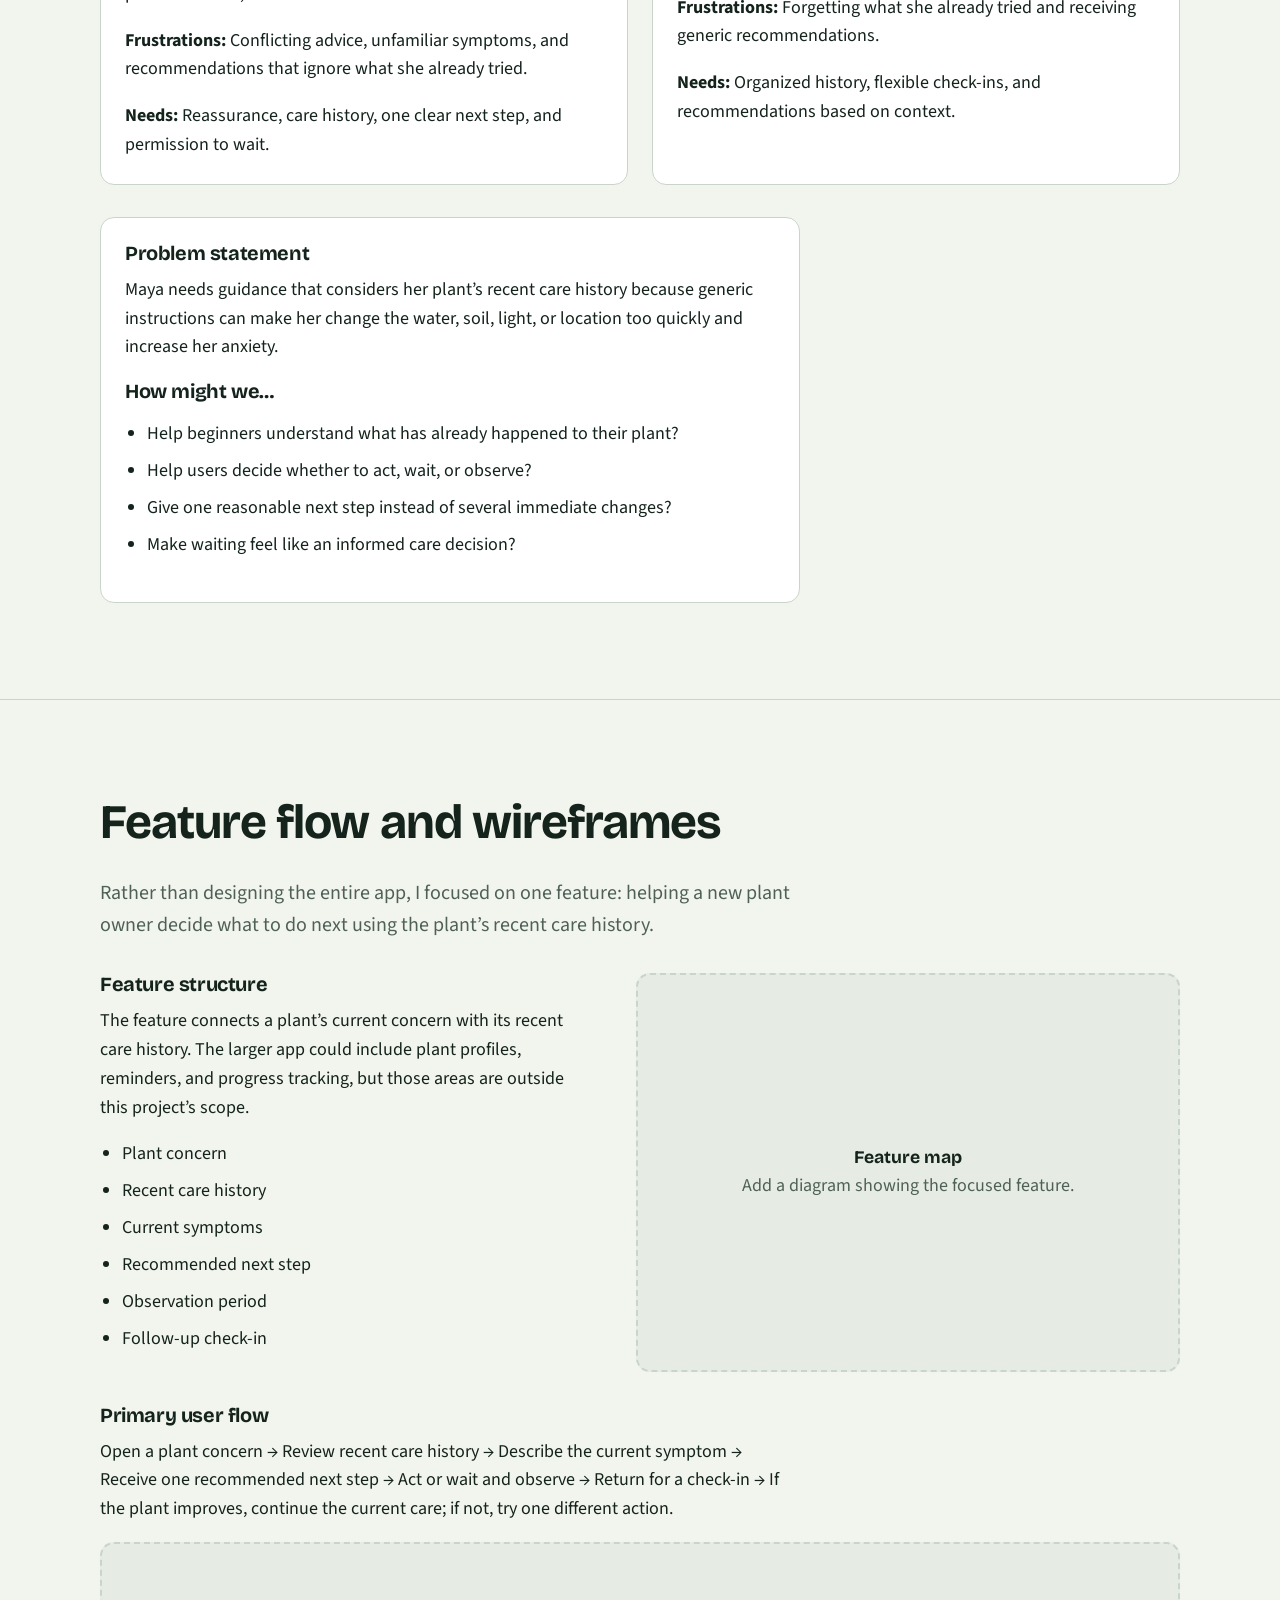
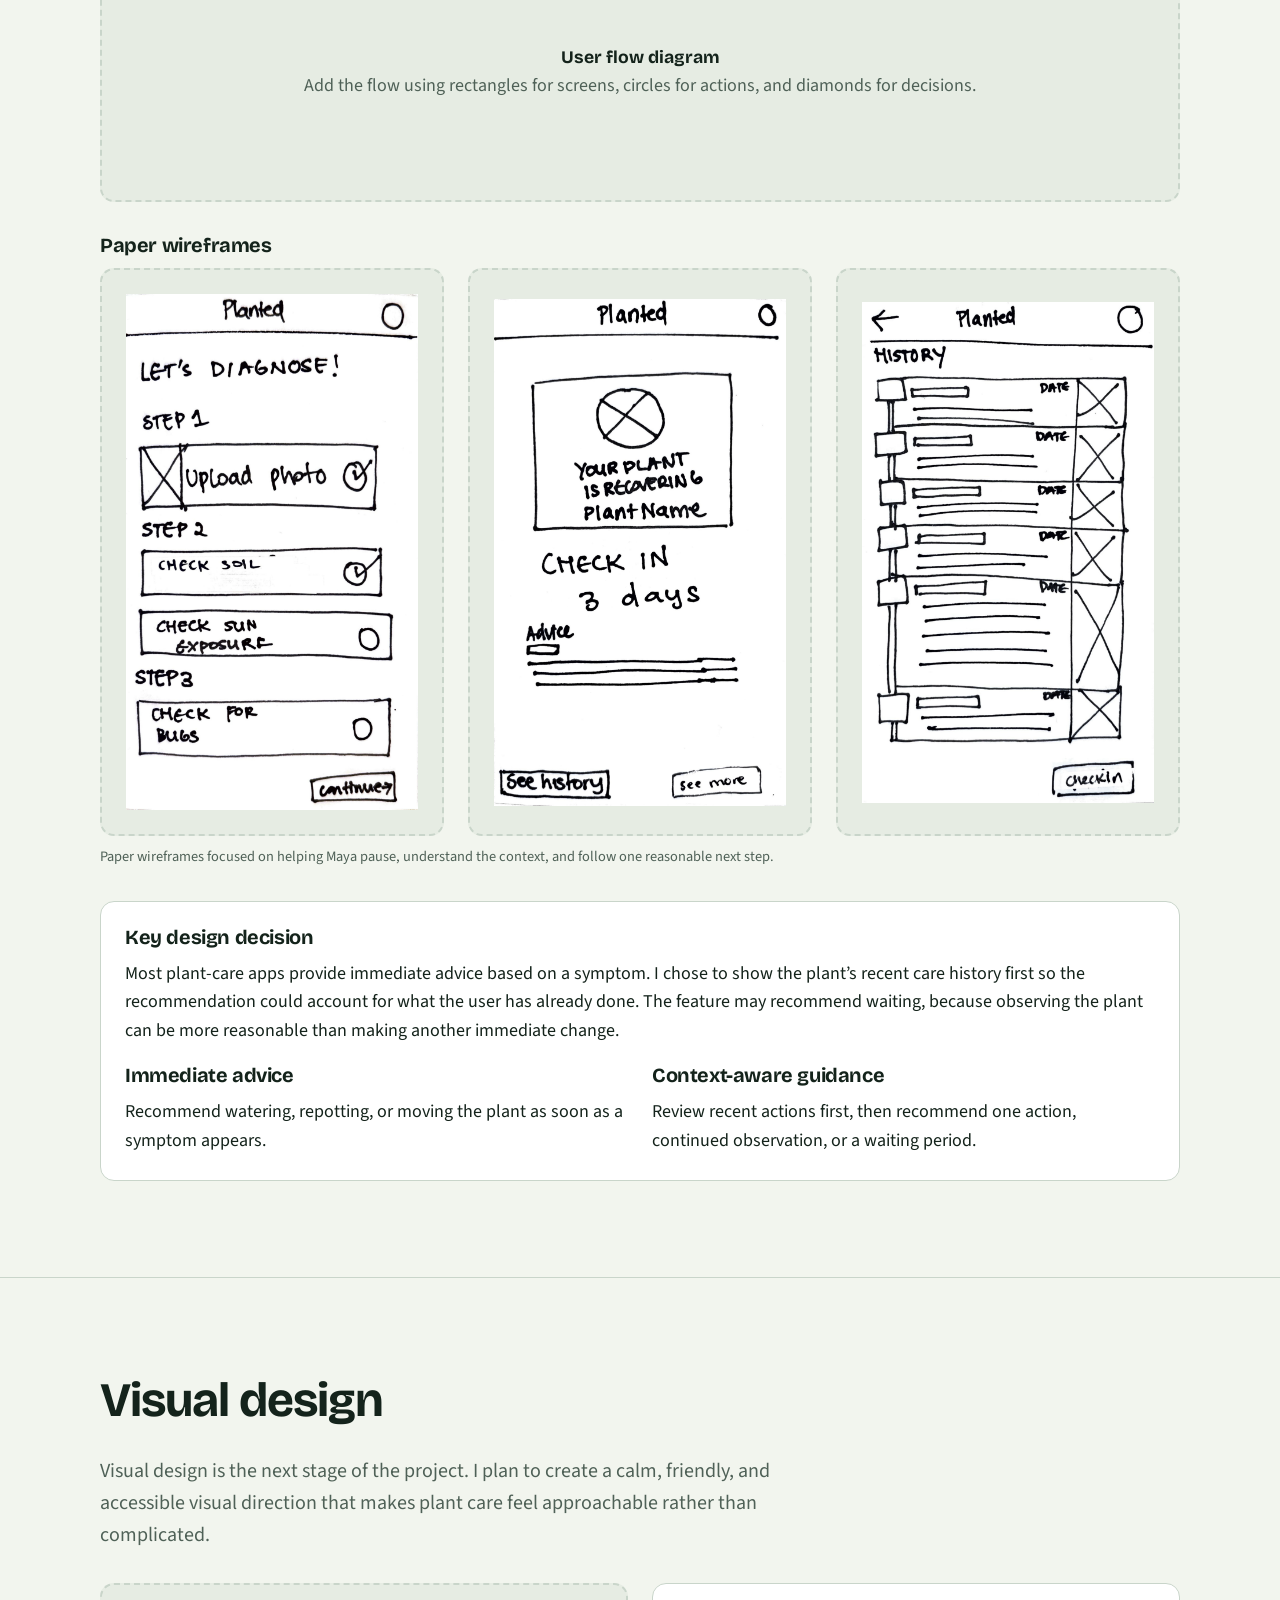
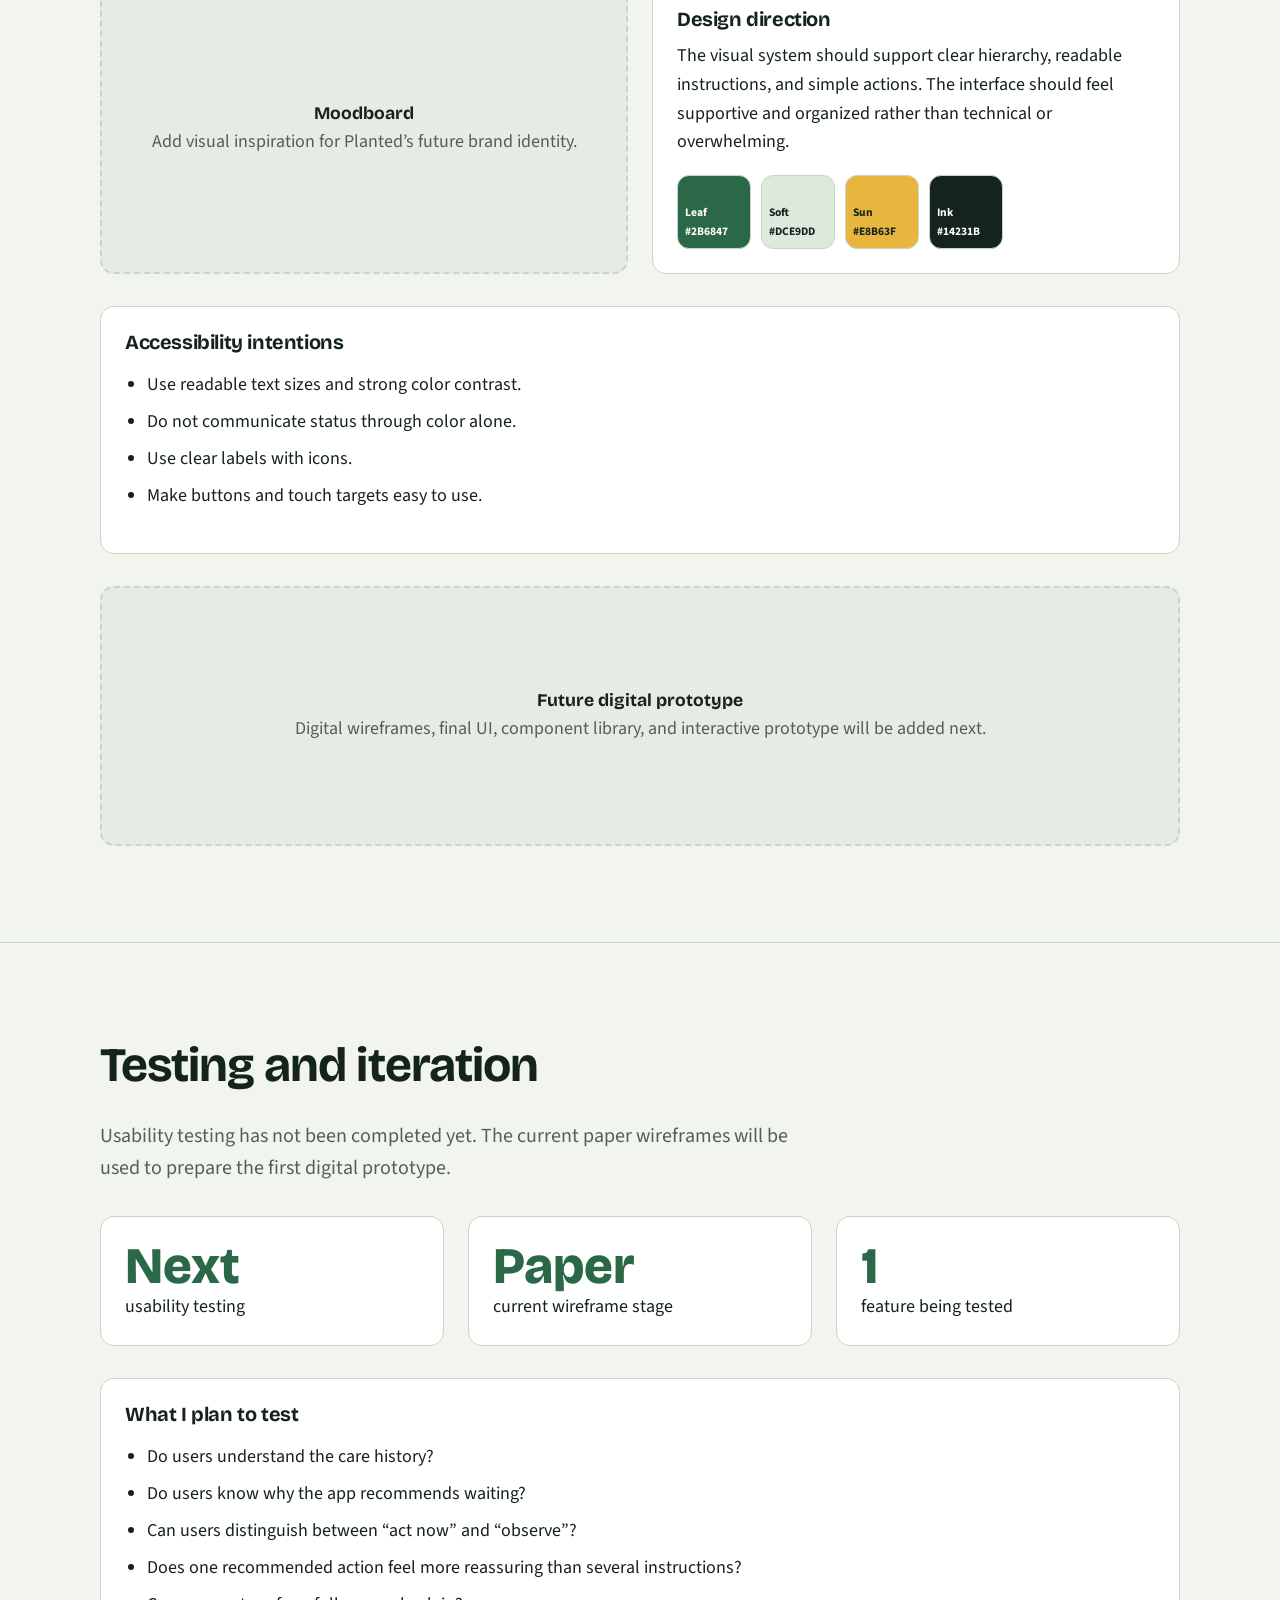
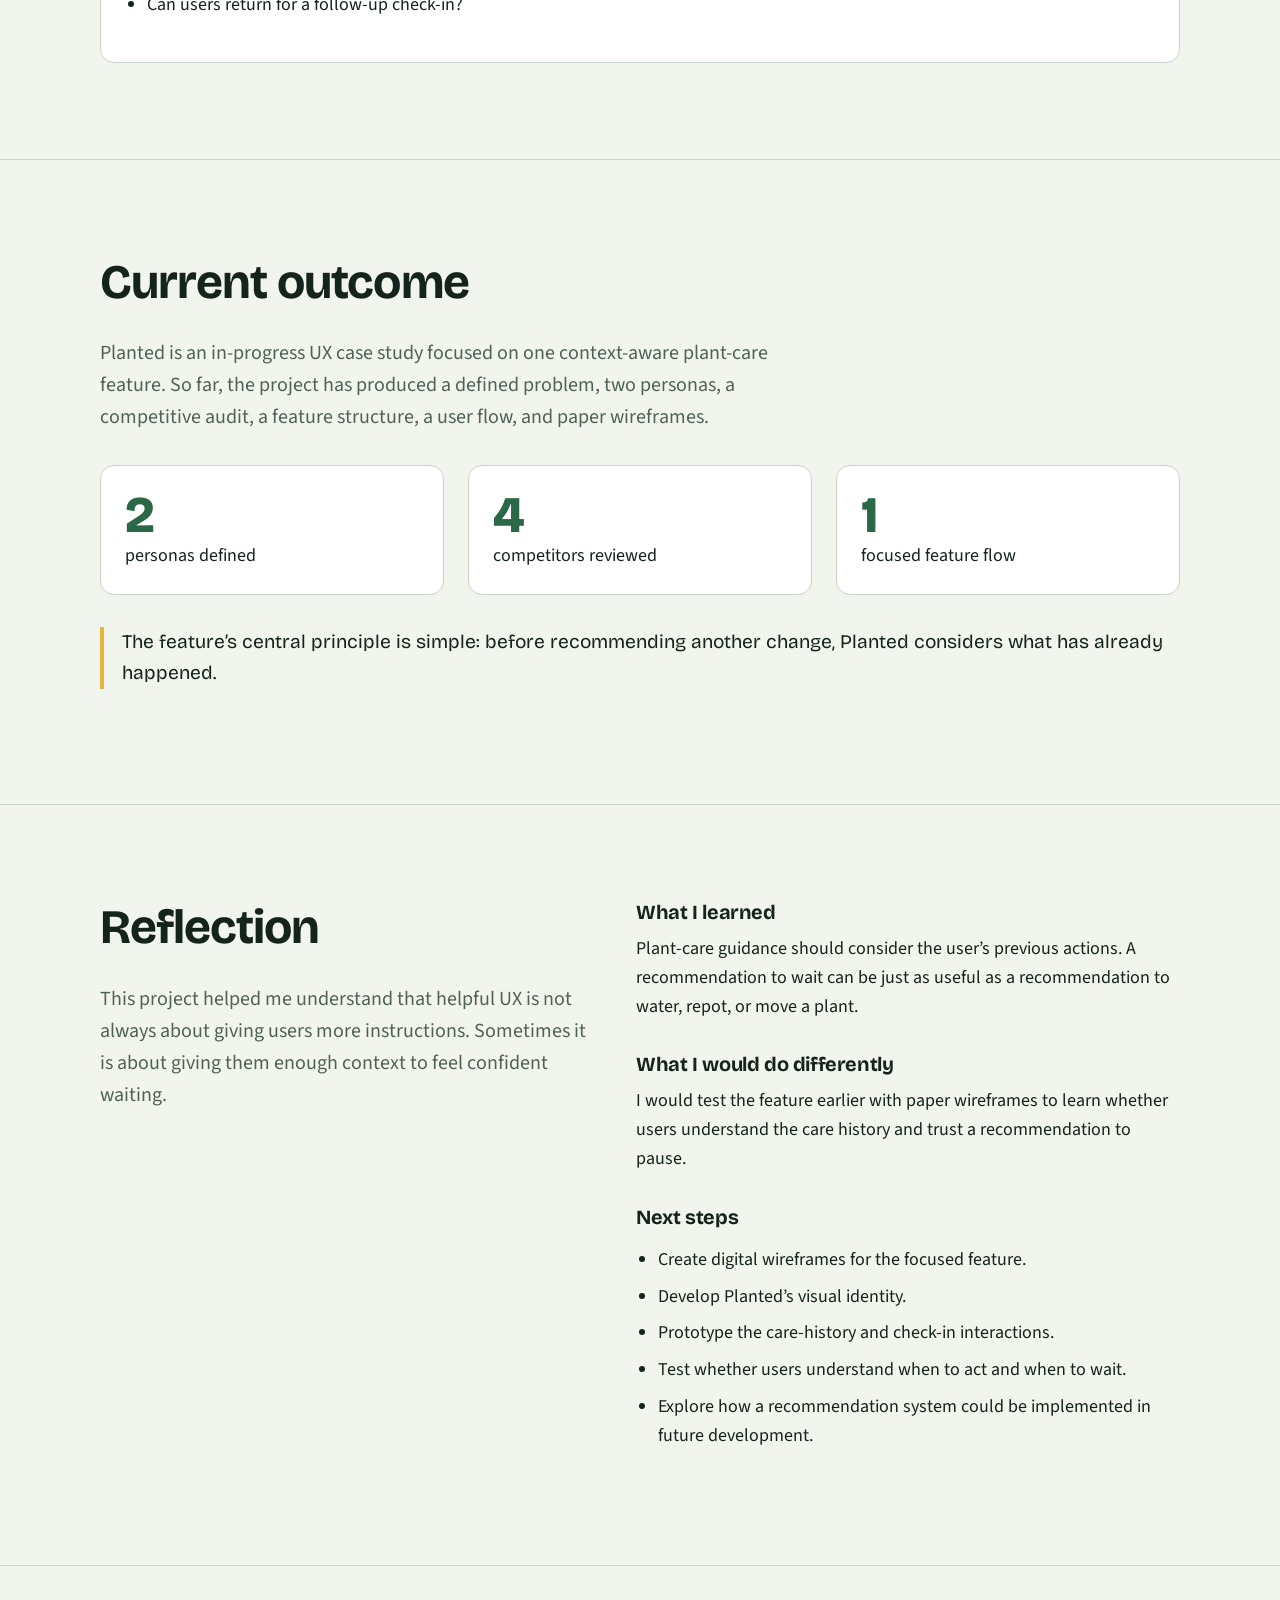
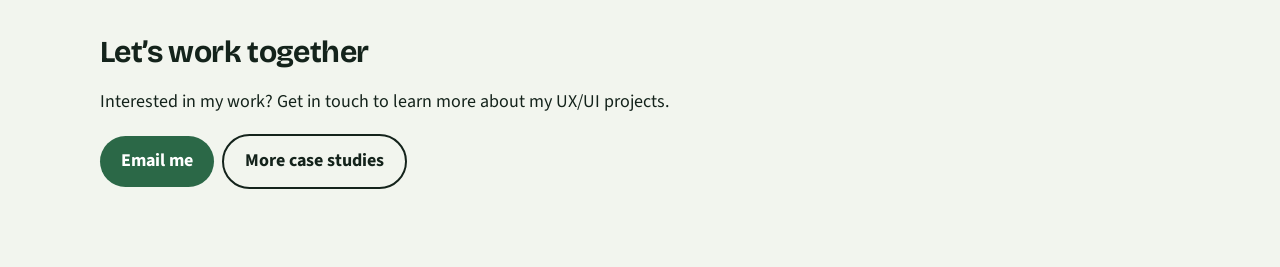
<file: other files/root/src/planted.html>
<!DOCTYPE html>
<html lang="en">
<head>
  <meta charset="UTF-8">
  <meta name="viewport" content="width=device-width, initial-scale=1">
  <title>Planted — UX/UI Case Study | Helga</title>
  <meta name="description" content="A UX/UI case study for Planted, a context-aware plant-care feature that helps beginners decide when to act and when to wait.">
  <link rel="preconnect" href="https://fonts.googleapis.com">
  <link rel="preconnect" href="https://fonts.gstatic.com" crossorigin>
  <link href="https://fonts.googleapis.com/css2?family=Bricolage+Grotesque:opsz,wght@12..96,500;12..96,700;12..96,800&family=Source+Sans+3:wght@400;600;700&display=swap" rel="stylesheet">
  <link rel="stylesheet" href="../css/main.css">
</head>
<body>
  <header class="bar">
    <div class="wrap">
      <strong>Helga</strong>
      <nav aria-label="Case study sections">
        <a href="#overview">Overview</a><a href="#problem">Problem</a><a href="#research">Research</a><a href="#define">Define</a><a href="#flows">Flows</a><a href="#ui">Visual design</a><a href="#reflection">Reflection</a>
      </nav>
    </div>
  </header>

  <main>
    <div class="wrap hero" id="overview">
      <h1>Helping new plant owners make calmer care decisions</h1>
      <p class="lead">I designed a context-aware plant-care feature for Planted that considers a plant’s recent care history before recommending what to do next—even when the best recommendation is to wait.</p>
      <div class="ph wide section-space"><div><b>Hero image</b>Add final app screens or digital wireframes here.</div></div>
      <dl class="meta">
        <div><dt>Role</dt><dd>UX/UI Designer — solo</dd></div><div><dt>Timeline</dt><dd>In progress</dd></div><div><dt>Platform</dt><dd>Mobile app</dd></div><div><dt>Tools</dt><dd>Figma, FigJam</dd></div><div><dt>Type</dt><dd>Personal project</dd></div>
      </dl>
    </div>

    <section id="problem">
      <div class="wrap split"><div><h2>The problem</h2><p class="lead">Most plant-care apps give users immediate instructions based on a symptom without considering what they have already tried. This can lead beginners to repeatedly change the plant’s water, soil, sunlight, or location, creating more stress instead of solving the problem.</p></div><div class="stack"><div><h3>My goal</h3><p>Design one focused feature that records a plant’s recent care history and helps beginners decide whether to make one change, continue observing, or wait during the plant’s adaptation period.</p></div><div><h3>Constraints</h3><ul class="clean"><li>Solo UX/UI design project</li><li>Mobile-first feature</li><li>Designed for new plant owners with limited plant-care knowledge</li><li>One feature rather than a complete app</li><li>Current stage: paper wireframes</li></ul></div><div><h3>How I would know it worked</h3><ul class="clean"><li>Users understand what has already happened to their plant.</li><li>Users know whether to act now or wait and observe.</li><li>Users receive one clear next step instead of several conflicting actions.</li><li>Users feel less anxious and less likely to overcorrect.</li></ul></div></div></div>
    </section>

    <section>
      <div class="wrap"><h2>My process</h2><ol class="steps"><li>Research</li><li>Define</li><li>Ideate</li><li>Feature flow</li><li>Wireframes</li><li>Prototype</li><li>Test and iterate</li></ol><p class="lead read section-space">I used a user-centered design process to understand why beginners make repeated changes, identify gaps in existing plant-care apps, define the primary user, and design one focused feature before expanding the larger app concept.</p></div>
    </section>

    <section id="research">
      <div class="wrap stack"><div class="read"><h2>Research</h2><p class="lead">I reviewed existing plant-care apps to understand how they respond to plant symptoms and care tasks. I focused on whether their recommendations considered the user’s previous actions or simply told them what to do immediately.</p></div><div class="grid g3"><div class="card"><div class="stat">4</div><p>competitors reviewed</p></div><div class="card"><div class="stat">2</div><p>personas defined</p></div><div class="card"><div class="stat">1</div><p>focused feature flow</p></div></div><div class="grid g2"><div class="ph"><div><b>Research synthesis</b>Add your competitive-audit notes or findings.</div></div><div class="ph"><div><b>Opportunity areas</b>Add a visual summary of the main gaps.</div></div></div><div><h3>Competitive analysis</h3><div class="scroll"><table><thead><tr><th>App</th><th>Strengths</th><th>Gaps</th><th>Opportunity for Planted</th></tr></thead><tbody><tr><td>Planta</td><td>Strong reminders, schedules, and tracking.</td><td>Can feel overwhelming for beginners; some features require a subscription.</td><td>Consider recent care actions before recommending another change.</td></tr><tr><td>PictureThis</td><td>Plant identification, photo diagnosis, and a large database.</td><td>Provides quick diagnosis and advice without a clear history-based pause.</td><td>Give users context and a calmer next step instead of immediate intervention.</td></tr><tr><td>Greg</td><td>Friendly identity and personalized watering reminders.</td><td>Focused more on schedules than on the effect of recent changes.</td><td>Help users understand when a plant may still be adapting.</td></tr><tr><td>Plant Parent</td><td>Identification, diagnosis, care plans, and reminders.</td><td>Navigation and content can feel crowded.</td><td>Present one reasonable action at a time.</td></tr></tbody></table></div></div><div><h3>What I learned</h3><div class="grid g3"><div class="card"><h3>Immediate advice can create anxiety</h3><p>Users may assume they need to change something right away when the plant may need time to adapt.</p></div><div class="card"><h3>History changes the recommendation</h3><p>Recent watering, soil, sunlight, and location changes can affect what is reasonable to do next.</p></div><div class="card"><h3>Waiting can be a valid action</h3><p>A helpful product should sometimes tell users to pause, observe, and check in again later.</p></div></div></div></div>
    </section>

    <section id="define">
      <div class="wrap stack"><div class="read"><h2>Who I designed for</h2><p class="lead">I focused on two users: beginners who need reassurance and experienced plant owners who want organized care history. Maya is the primary persona because her anxiety represents the main problem this feature is designed to solve.</p></div><div class="grid g2"><article class="card"><div class="ph persona-ph"><div><img class="user-persona" src="../public/images/persona-maya.jpg" alt="Maya - User Persona"></div></div><h3>Maya <span class="tag">Primary</span></h3><p><b>Profile:</b> A new plant owner who becomes anxious when her plant looks different after being purchased or moved.</p><p><b>Goals:</b> Understand what is happening, avoid making the problem worse, and know when to act.</p><p><b>Frustrations:</b> Conflicting advice, unfamiliar symptoms, and recommendations that ignore what she already tried.</p><p><b>Needs:</b> Reassurance, care history, one clear next step, and permission to wait.</p></article><article class="card"><div class="ph persona-ph"><div><b>Persona image</b>Add an illustration or photo for Sofia.</div></div><h3>Sofia <span class="tag">Secondary</span></h3><p><b>Profile:</b> An experienced plant rescuer who cares for plants in different locations and wants to understand how each plant responds over time.</p><p><b>Goals:</b> Rescue unhealthy plants, track changes, and avoid repeating actions that have not helped.</p><p><b>Frustrations:</b> Forgetting what she already tried and receiving generic recommendations.</p><p><b>Needs:</b> Organized history, flexible check-ins, and recommendations based on context.</p></article></div><div class="card read"><h3>Problem statement</h3><p>Maya needs guidance that considers her plant’s recent care history because generic instructions can make her change the water, soil, light, or location too quickly and increase her anxiety.</p><h3>How might we…</h3><ul class="clean"><li>Help beginners understand what has already happened to their plant?</li><li>Help users decide whether to act, wait, or observe?</li><li>Give one reasonable next step instead of several immediate changes?</li><li>Make waiting feel like an informed care decision?</li></ul></div></div>
    </section>

    <section id="flows">
      <div class="wrap stack">
        <div class="read">
          <h2>Feature flow and wireframes</h2>
          <p class="lead">Rather than designing the entire app, I focused on one feature: helping a new plant owner decide what to do next using the plant’s recent care history.</p>
        </div>
        <div class="split">
          <div>
            <h3>Feature structure</h3>
            <p>The feature connects a plant’s current concern with its recent care history. The larger app could include plant profiles, reminders, and progress tracking, but those areas are outside this project’s scope.</p>
            <ul class="clean">
              <li>Plant concern</li>
              <li>Recent care history</li>
              <li>Current symptoms</li>
              <li>Recommended next step</li><li>Observation period</li><li>Follow-up check-in</li></ul></div><div class="ph"><div><b>Feature map</b>Add a diagram showing the focused feature.</div></div></div><div><h3>Primary user flow</h3><p class="read">Open a plant concern → Review recent care history → Describe the current symptom → Receive one recommended next step → Act or wait and observe → Return for a check-in → If the plant improves, continue the current care; if not, try one different action.</p><div class="ph wide"><div><b>User flow diagram</b>Add the flow using rectangles for screens, circles for actions, and diamonds for decisions.</div>
            </div>
            </div>
              <div>
                <h3>Paper wireframes</h3>
                <div class="grid g3">
                  <div class="ph phone">
                    <div>
                      <img class="wireframe" src="../public/images/Paper Wireframes/Diagnose Steps.JPG" alt="Paper wireframe of the care history screen">
                    </div>
                  </div>
                  <div class="ph phone">
                    <div><img class="wireframe" src="../public/images/Paper Wireframes/Recovering Status.JPG" alt="Paper wireframe of the care history screen"></div>
                  </div>
                  <div class="ph phone">
                    <div><img class="wireframe" src="../public/images/Paper Wireframes/History.JPG" alt="Paper wireframe of the care history screen"></div>
                  </div>
                </div>
                <p class="caption">Paper wireframes focused on helping Maya pause, understand the context, and follow one reasonable next step.</p></div><div class="card"><h3>Key design decision</h3><p>Most plant-care apps provide immediate advice based on a symptom. I chose to show the plant’s recent care history first so the recommendation could account for what the user has already done. The feature may recommend waiting, because observing the plant can be more reasonable than making another immediate change.</p><div class="grid g2"><div><h3>Immediate advice</h3><p>Recommend watering, repotting, or moving the plant as soon as a symptom appears.</p></div><div><h3>Context-aware guidance</h3><p>Review recent actions first, then recommend one action, continued observation, or a waiting period.</p></div></div></div></div>
    </section>

    <section id="ui"><div class="wrap stack"><div class="read"><h2>Visual design</h2><p class="lead">Visual design is the next stage of the project. I plan to create a calm, friendly, and accessible visual direction that makes plant care feel approachable rather than complicated.</p></div><div class="grid g2"><div class="ph"><div><b>Moodboard</b>Add visual inspiration for Planted’s future brand identity.</div></div><div class="card"><h3>Design direction</h3><p>The visual system should support clear hierarchy, readable instructions, and simple actions. The interface should feel supportive and organized rather than technical or overwhelming.</p><div class="swatches"><span class="leaf">Leaf<br>#2B6847</span><span class="soft">Soft<br>#DCE9DD</span><span class="sun">Sun<br>#E8B63F</span><span class="ink">Ink<br>#14231B</span></div></div></div><div class="card"><h3>Accessibility intentions</h3><ul class="clean"><li>Use readable text sizes and strong color contrast.</li><li>Do not communicate status through color alone.</li><li>Use clear labels with icons.</li><li>Make buttons and touch targets easy to use.</li></ul></div><div class="ph wide"><div><b>Future digital prototype</b>Digital wireframes, final UI, component library, and interactive prototype will be added next.</div></div></div></section>

    <section id="testing"><div class="wrap stack"><div class="read"><h2>Testing and iteration</h2><p class="lead">Usability testing has not been completed yet. The current paper wireframes will be used to prepare the first digital prototype.</p></div><div class="grid g3"><div class="card"><div class="stat">Next</div><p>usability testing</p></div><div class="card"><div class="stat">Paper</div><p>current wireframe stage</p></div><div class="card"><div class="stat">1</div><p>feature being tested</p></div></div><div class="card"><h3>What I plan to test</h3><ul class="clean"><li>Do users understand the care history?</li><li>Do users know why the app recommends waiting?</li><li>Can users distinguish between “act now” and “observe”?</li><li>Does one recommended action feel more reassuring than several instructions?</li><li>Can users return for a follow-up check-in?</li></ul></div></div></section>

    <section id="results"><div class="wrap"><h2>Current outcome</h2><p class="lead read">Planted is an in-progress UX case study focused on one context-aware plant-care feature. So far, the project has produced a defined problem, two personas, a competitive audit, a feature structure, a user flow, and paper wireframes.</p><div class="grid g3 section-space"><div class="card"><div class="stat">2</div><p>personas defined</p></div><div class="card"><div class="stat">4</div><p>competitors reviewed</p></div><div class="card"><div class="stat">1</div><p>focused feature flow</p></div></div><p class="quote section-space">The feature’s central principle is simple: before recommending another change, Planted considers what has already happened.</p></div></section>

    <section id="reflection"><div class="wrap split"><div><h2>Reflection</h2><p class="lead">This project helped me understand that helpful UX is not always about giving users more instructions. Sometimes it is about giving them enough context to feel confident waiting.</p></div><div class="stack"><div><h3>What I learned</h3><p>Plant-care guidance should consider the user’s previous actions. A recommendation to wait can be just as useful as a recommendation to water, repot, or move a plant.</p></div><div><h3>What I would do differently</h3><p>I would test the feature earlier with paper wireframes to learn whether users understand the care history and trust a recommendation to pause.</p></div><div><h3>Next steps</h3><ul class="clean"><li>Create digital wireframes for the focused feature.</li><li>Develop Planted’s visual identity.</li><li>Prototype the care-history and check-in interactions.</li><li>Test whether users understand when to act and when to wait.</li><li>Explore how a recommendation system could be implemented in future development.</li></ul></div></div></div></section>
  </main>

  <footer><div class="wrap"><h2>Let’s work together</h2><p>Interested in my work? Get in touch to learn more about my UX/UI projects.</p><a class="btn" href="mailto:your-email@example.com">Email me</a><a class="btn alt" href="../index.html">More case studies</a></div></footer>
</body>
</html>
</file>
<file: css/styles.css>
:root {
  --ink: #242321;
  --cream: #f7f3ed;
  --paper: #fffdfa;
  --muted: #77736d;
  --coral: #ed806b;
  --yellow: #f2c96b;
  --lavender: #d9d2ee;
  --line: #ded9d1;
}

* {
  box-sizing: border-box;
}

html {
  scroll-behavior: smooth;
}

body {
  margin: 0;
  background: var(--cream);
  color: var(--ink);
  font-family: "DM Sans", sans-serif;
  line-height: 1.5;
  overflow-x: hidden;
}

a {
  color: inherit;
  text-decoration: none;
}

.section-container {
  width: min(1160px, calc(100% - 64px));
  margin: 0 auto;
}
.site-header {
  height: 82px;
  display: flex;
  align-items: center;
  justify-content: space-between;
  width: min(1160px, calc(100% - 64px));
  margin: auto;
}

.logo {
  font-size: 1.45rem;
  font-weight: 700;
  letter-spacing: -0.08em;
}

.logo span {
  color: var(--coral);
}

.nav {
  display: flex;
  gap: 36px;
  margin-left: 120px;
}

.nav a,
.footer a {
  font-size: 0.88rem;
  color: var(--muted);
  transition: color 0.2s;
}

.nav a:hover,
.footer a:hover {
  color: var(--ink);
}

.header-button {
  font-size: 0.82rem;
  border-bottom: 1px solid var(--ink);
  padding-bottom: 4px;
}

.header-button span,
.button span,
.text-link span {
  margin-left: 9px;
}

.hero {
  min-height: 650px;
  display: grid;
  grid-template-columns: 1.05fr 0.95fr;
  align-items: center;
  gap: 50px;
}

.eyebrow {
  text-transform: uppercase;
  letter-spacing: 0.14em;
  font-size: 0.7rem;
  color: var(--muted);
  font-weight: 700;
  margin: 0 0 20px;
}

.hero h1 {
  font-size: clamp(3rem, 5.5vw, 5.5rem);
  line-height: 1.03;
  letter-spacing: -0.065em;
  max-width: 700px;
  margin: 0;
}

.hero h1 em,
.contact h2 em {
  font-family: "Playfair Display", serif;
  font-weight: 600;
  color: var(--coral);
}

.hero-description {
  font-size: 1.05rem;
  color: var(--muted);
  max-width: 485px;
  margin: 30px 0;
}

.hero-actions {
  display: flex;
  align-items: center;
  gap: 28px;
}

.button {
  display: inline-block;
  padding: 14px 20px;
  border-radius: 100px;
  font-size: 0.82rem;
  font-weight: 700;
  transition: transform 0.2s, opacity 0.2s;
}

.button:hover {
  transform: translateY(-2px);
  opacity: 0.88;
}

.button-dark {
  background: var(--ink);
  color: white;
}

.button-light {
  background: var(--paper);
  color: var(--ink);
}

.text-link {
  font-size: 0.82rem;
  font-weight: 700;
  border-bottom: 1px solid var(--ink);
  padding-bottom: 5px;
}

.hero-art {
  position: relative;
  height: 440px;
  background: var(--yellow);
  border-radius: 48% 52% 50% 46%;
  overflow: hidden;
  transform: rotate(5deg);
}

.art-circle {
  position: absolute;
  border-radius: 50%;
}

.circle-one {
  height: 310px;
  width: 310px;
  background: var(--coral);
  top: -90px;
  right: -60px;
}

.circle-two {
  height: 190px;
  width: 190px;
  background: var(--lavender);
  bottom: -45px;
  left: 25px;
}

.art-card {
  position: absolute;
  background: var(--paper);
  width: 220px;
  height: 260px;
  padding: 28px;
  left: 50%;
  top: 50%;
  transform: translate(-50%, -50%) rotate(-10deg);
  box-shadow: 12px 15px 0 rgba(36, 35, 33, 0.12);
}

.art-label {
  display: block;
  font-family: "Playfair Display", serif;
  font-size: 1.5rem;
  margin-bottom: 75px;
}

.art-line {
  display: block;
  background: var(--coral);
  height: 8px;
  border-radius: 10px;
  margin: 9px 0;
}

.art-line.short {
  width: 60%;
}

.art-dots {
  display: flex;
  gap: 7px;
  margin-top: 30px;
}

.art-dots i {
  width: 12px;
  height: 12px;
  border-radius: 50%;
  background: var(--yellow);
}

.art-star {
  position: absolute;
  color: var(--paper);
  font-size: 4rem;
  right: 58px;
  bottom: 65px;
  transform: rotate(-8deg);
}

.intro-strip {
  background: var(--paper);
  padding: 92px 0;
}

.intro-content {
  display: grid;
  grid-template-columns: 0.65fr 1.3fr 1fr;
  gap: 40px;
  align-items: start;
}

.intro-content > p:first-child {
  font-size: 0.72rem;
  text-transform: uppercase;
  letter-spacing: 0.14em;
  font-weight: 700;
  color: var(--muted);
}

.intro-content h2 {
  font-size: clamp(2rem, 3vw, 3rem);
  letter-spacing: -0.05em;
  line-height: 1.08;
  margin: 0;
}

.intro-content h2 span {
  font-family: "Playfair Display", serif;
  color: var(--coral);
  font-weight: 600;
}

.intro-text {
  color: var(--muted);
  max-width: 280px;
  margin: 0;
}

.projects {
  padding: 20px 0;
}

.section-heading {
  display: flex;
  justify-content: space-between;
  align-items: end;
  margin-bottom: 45px;
}

.section-heading h2,
.about h2 {
  font-size: clamp(2rem, 4vw, 3.6rem);
  letter-spacing: -0.06em;
  line-height: 1.05;
  margin: 0;
}

.heading-note {
  color: var(--muted);
  font-size: 0.82rem;
  max-width: 235px;
  margin: 0 0 4px;
}

.project-grid {
  display: grid;
  grid-template-columns: repeat(2, 1fr);
  gap: 68px 28px;
}

.project-card {
  display: block;
}

.project-card:nth-child(3n) {
  grid-column: span 2;
}

.project-image {
  height: 360px;
  position: relative;
  overflow: hidden;
  border-radius: 4px;
  display: flex;
  align-items: center;
  justify-content: center;
}

.project-info {
  padding-top: 18px;
}

.project-info span {
  font-size: 0.8rem;
  text-transform: uppercase;
  letter-spacing: 0.12em;
  color: var(--muted);
}

.project-info h3 {
  font-size: 1.55rem;
  margin: 8px 0 4px;
  letter-spacing: -0.04em;
}

.project-info p {
  color: var(--muted);
  margin: 0;
  font-size: 0.9rem;
}

.project-card:hover .project-image {
  transform: scale(0.985);
  transition: transform 0.3s;
}

.project-one .project-image {
  background: #ceede7;
  align-items: flex-end;
  justify-content: flex-end;
  padding: 34px;
}

.mockup-label {
  position: absolute;
  top: 28px;
  left: 30px;
  font-weight: 700;
  font-size: 1.2rem;
}

.mockup-window {
  width: 55%;
  height: 78%;
  background: #fffdfa;
  padding: 30px 24px;
  box-shadow: -20px -18px 0 #ef947f;
}

.mockup-window b {
  font-size: 1.7rem;
  line-height: 1.02;
  display: block;
}

.mockup-window small {
  display: block;
  background: #242321;
  color: white;
  padding: 10px 12px;
  margin-top: 45px;
}

.project-two .project-image {
  background: #f4d7d0;
}

.phone {
  position: absolute;
  width: 140px;
  height: 275px;
  background: #29231f;
  border: 7px solid #fff;
  border-radius: 19px;
  box-shadow: 10px 12px 0 rgba(36, 35, 33, 0.12);
}

.phone::after {
  content: "";
  position: absolute;
  inset: 18px 10px;
  background: #d6e7c6;
  border-radius: 10px;
}

.phone-left {
  transform: rotate(-12deg);
  left: 24%;
  top: 55px;
}

.phone-right {
  transform: rotate(12deg);
  right: 24%;
  top: 30px;
}

.plant-shape {
  z-index: 1;
  font-size: 8rem;
  color: #678d5d;
}

.project-three .project-image {
  background: #d8d1ed;
}

.dashboard {
  align-items: stretch;
  justify-content: flex-start;
  padding: 35px 25px;
  background:
    linear-gradient(rgba(216, 209, 237, 0.6), rgba(216, 209, 237, 0.6)),
    url('../src/images/banner-maraton.jpg') center / cover no-repeat;
}

.dash-sidebar {
  width: 24%;
  background: #2e2944;
  border-radius: 8px 0 0 8px;
}

.dash-content {
  width: 68%;
  background: #fffdfa;
  padding: 34px;
}

.dash-content i,
.dash-content b {
  display: block;
  border-radius: 4px;
  background: #ded9ee;
  height: 42px;
  margin-bottom: 14px;
}

.dash-content i:first-child {
  height: 72px;
  background: #ee8d78;
}

.dash-content i:nth-child(2) {
  width: 68%;
}

.dash-content b {
  height: 105px;
  background: #9fb9ac;
}

.project-four .project-image {
  background: #d6e8d0;
  justify-content: flex-start;
  align-items: flex-end;
  padding: 40px;
}

.editorial span {
  font-size: 3rem;
  line-height: 0.87;
  letter-spacing: -0.07em;
}

.editorial strong {
  color: #ed806b;
}

.editorial small {
  position: absolute;
  right: 35px;
  top: 35px;
  width: 100px;
  color: #6f806b;
}

.project-five .project-image {
  background: #26232b;
  color: white;
  padding: 45px;
  display: block;
}

.finance-top span {
  font-size: 2.5rem;
  display: block;
}

.finance-top small {
  color: #ada5b9;
}

.chart {
  height: 150px;
  margin-top: 55px;
  display: flex;
  align-items: end;
  gap: 13px;
}

.chart i {
  display: block;
  width: 13%;
  background: #ed806b;
  border-radius: 5px 5px 0 0;
}

.chart i:nth-child(1) {
  height: 35%;
}

.chart i:nth-child(2) {
  height: 55%;
}

.chart i:nth-child(3) {
  height: 42%;
}

.chart i:nth-child(4) {
  height: 76%;
  background: #f2c96b;
}

.chart i:nth-child(5) {
  height: 64%;
}

.chart i:nth-child(6) {
  height: 92%;
  background: #d9d2ee;
}

.project-six .project-image {
  background: #f1dbc8;
  display: block;
  padding: 32px;
}

.booking-photo {
  height: 240px;
  background: linear-gradient(
    135deg,
    #8a9c88,
    #d9b28e 55%,
    #c87860
  );
  border-radius: 5px;
}

.booking-bar {
  background: white;
  padding: 16px 20px;
  margin: 18px 28px;
  font-size: 0.8rem;
  box-shadow: 0 5px 12px #b9997e;
}

.booking-bar span {
  float: right;
}

.project-seven .project-image {
  background: #ef8a73;
  color: white;
  justify-content: space-around;
  padding: 30px;
}

.access-symbol {
  font-size: 12rem;
  font-weight: 300;
  line-height: 1;
}

.access-word {
  font-size: 2.5rem;
  line-height: 0.9;
  font-weight: 700;
  letter-spacing: -0.07em;
}

.project-eight .project-image {
  background: #e6ddce;
}

.product-shape {
  height: 245px;
  width: 180px;
  background: #c17960;
  border-radius: 50% 50% 12px 12px;
  box-shadow: inset 0 -30px 0 #a95f4c;
  transform: rotate(12deg);
}

.ecommerce-tag {
  position: absolute;
  top: 32px;
  left: 35px;
  font-size: 1.4rem;
  line-height: 0.85;
  font-weight: 700;
}

.project-nine .project-image {
  background: #262321;
  color: white;
  gap: 15px;
}

.process span {
  border: 1px solid #f2c96b;
  padding: 13px 11px;
  color: #f2c96b;
  font-size: 0.72rem;
  letter-spacing: 0.12em;
}

.process b {
  font-size: 1.5rem;
  color: #ed806b;
}

.about {
  display: grid;
  grid-template-columns: 1fr 1fr;
  gap: 100px;
  align-items: center;
  padding: 100px 0 140px;
}

.about-photo {
  height: 510px;
  background: var(--lavender) url("../src/images/about-photo.png") center/cover no-repeat;
  display: flex;
  align-items: end;
  justify-content: center;
  color: #77708d;
  text-transform: uppercase;
  letter-spacing: 0.12em;
  font-size: 0.7rem;
  text-align: center;
  padding-bottom: 32px;
}

.about-copy h2 {
  margin-bottom: 28px;
}

.about-copy p:not(.eyebrow) {
  color: var(--muted);
  max-width: 440px;
  margin-bottom: 18px;
}

.about-copy .text-link {
  display: inline-block;
  margin-top: 16px;
}

.contact {
  background: var(--coral);
  padding: 120px 0 130px;
}

.contact-inner {
  text-align: center;
}

.contact .eyebrow {
  color: #713f35;
}

.contact h2 {
  font-size: clamp(3rem, 6vw, 6rem);
  line-height: 1;
  letter-spacing: -0.07em;
  margin: 0 auto 38px;
}

.contact h2 em {
  color: var(--paper);
}

.footer {
  display: flex;
  justify-content: space-between;
  padding: 27px 0;
  color: var(--muted);
  font-size: 0.75rem;
}

.footer div {
  display: flex;
  gap: 24px;
}

.footer a {
  font-size: 0.75rem;
}

@media (max-width: 800px) {
  .site-header {
    height: 72px;
    width: min(100% - 32px, 600px);
  }

  .section-container {
    width: min(100% - 32px, 600px);
  }

  .nav {
    margin-left: 0;
    gap: 15px;
    flex-wrap: wrap;
    justify-content: center;
  }

  .nav a:nth-child(2) {
    display: none;
  }

  .header-button {
    display: none;
  }

  .hero {
    display: flex;
    flex-direction: column;
    align-items: stretch;
    padding: 75px 0 90px;
    min-height: auto;
    gap: 32px;
  }

  .hero h1 {
    font-size: clamp(2.8rem, 11vw, 3.7rem);
  }

  .hero-copy,
  .hero-art {
    width: 100%;
  }

  .hero-art {
    height: 330px;
    max-width: 500px;
    margin: 15px auto 0;
  }

  .hero-actions {
    flex-wrap: wrap;
    gap: 18px 24px;
  }

  .intro-strip {
    padding: 70px 0;
  }

  .intro-content {
    display: block;
  }

  .intro-content h2 {
    margin: 15px 0 22px;
  }

  .section-heading {
    display: block;
  }

  .heading-note {
    margin-top: 18px;
  }

  .projects {
    padding: 15px 0;
  }

  .project-grid {
    grid-template-columns: 1fr;
    gap: 50px;
  }

  .project-card:nth-child(3n) {
    grid-column: auto;
  }

  .project-image {
    height: 300px;
  }

  .about {
    grid-template-columns: 1fr;
    gap: 50px;
    padding: 65px 0 90px;
  }

  .about-photo {
    height: 370px;
  }

  .contact {
    padding: 90px 0;
  }

  .footer {
    display: block;
  }

  .footer div {
    margin-top: 16px;
    gap: 15px;
    flex-wrap: wrap;
  }
}

@media (max-width: 480px) {
  .site-header {
    width: min(100% - 20px, 600px);
  }

  .section-container {
    width: min(90% - 20px, 600px);
  }

  .logo {
    font-size: 1.2rem;
  }

  .nav {
    gap: 12px;
    font-size: 0.8rem;
  }

  .hero {
    padding-top: 60px;
  }

  .hero h1 {
    font-size: 2.7rem;
  }

  .hero-description {
    font-size: 1rem;
  }

  .button,
  .text-link {
    width: fit-content;
  }

  .project-image {
    height: 270px;
  }

  .mockup-window {
    width: 60%;
    height: 75%;
    padding: 22px 18px;
  }

  .mockup-window b {
    font-size: 1.3rem;
  }

  .editorial span {
    font-size: 2.4rem;
  }

  .access-word {
    font-size: 1.8rem;
  }

  .about-copy p:not(.eyebrow) {
    max-width: none;
  }

  .footer div {
    flex-wrap: wrap;
  }
}
</file>
<file: css/projects.css>
.project-one {
    .project-image {
        background: url('../src/images/planted.png') 25% center / cover no-repeat;
    }
}.project-two {
    .project-image {
        background: url('../src/images/tuarca.png') 25% center / cover no-repeat;
}}
.project-three {
    .project-image {
        background: url('../src/images/banner-maraton.jpg') left / cover no-repeat;
    }
}
.project-five {
    .project-image {
        background: url('../src/images/invitashopping.png') left / cover no-repeat;
    }
}
.project-four {
    .project-image {
        background: url('../src/images/abrele.png') left / cover no-repeat;
    }
}
.project-six {
    .project-image {
        background: url('../src/images/construccion.png') top left / cover no-repeat;
    }
    
}
</file>
<file: css/main.css>
@layer project, base, components;

@import './planted.css' layer(project);

@import './styles.css' layer(base);
@import './projects.css' layer(components);
</file>
<file: css/planted.css>
/* Plant-specific theme overrides.
   Layout and shared components are defined in styles.css. */

:root {
  --ink: #1f2a18;
  --cream: #f6f0e1;
  --paper: #fffaf0;
  --muted: #5d6650;
  --coral: #c8774f;
  --yellow: #c9d4b0;
  --lavender: #4f6b3a;
  --line: #ddd3b8;

  --planted-band: #4f6b3a;
  --planted-band-text: #fffaf0;
}

:root[data-theme="dark"] {
  --ink: #f1ead7;
  --cream: #171c13;
  --paper: #222a1c;
  --muted: #b7bfa6;
  --coral: #8fb06a;
  --yellow: #3a4a2c;
  --lavender: #2c3824;
  --line: #3a4430;

  --planted-band: #2c3824;
  --planted-band-text: #f1ead7;
}

@media (prefers-color-scheme: dark) {
  :root:not([data-theme="light"]) {
    --ink: #f1ead7;
    --cream: #171c13;
    --paper: #222a1c;
    --muted: #b7bfa6;
    --coral: #8fb06a;
    --yellow: #3a4a2c;
    --lavender: #2c3824;
    --line: #3a4430;

    --planted-band: #2c3824;
    --planted-band-text: #f1ead7;
  }
}
.accent-text {
    color: rgb(180, 219, 89);
    font-style: italic;
}
/* Feature cards unique to this page. */
.features {
  padding: 88px 24px 96px;
}

.feature-grid {
  display: grid;
  grid-template-columns: repeat(auto-fit, minmax(250px, 1fr));
  gap: 20px;
}

.card {
  padding: 30px;
  background: var(--paper);
  border: 1px solid var(--line);
  border-radius: 24px;
}

.card .dot {
  display: grid;
  width: 52px;
  height: 52px;
  margin-bottom: 18px;
  place-items: center;
  border-radius: 16px;
  background: var(--yellow);
  color: var(--lavender);
}

.card .dot svg {
  width: 28px;
  height: 28px;
  fill: none;
  stroke: currentColor;
  stroke-width: 1.8;
  stroke-linecap: round;
  stroke-linejoin: round;
}

.card h3 {
  margin-bottom: 8px;
  font-size: 22px;
}

.card p {
  margin: 0;
  color: var(--muted);
  font-size: 16px;
}

/* Shared-element adjustments. */
.back-link {
  display: inline-grid;
  width: 40px;
  height: 40px;
  place-items: center;
  border: 1px solid var(--line);
  border-radius: 50%;
  color: var(--ink);
  font-size: 1.25rem;
  line-height: 1;
  transition: background-color 0.2s, color 0.2s;
}

.back-link:hover {
  background: var(--ink);
  color: var(--cream);
}

.back-link:focus-visible {
  outline: 3px solid var(--lavender);
  outline-offset: 3px;
}

.intro-strip {
  background: var(--planted-band);
  color: var(--planted-band-text);
}

.hero h1 em,
.logo span,
.eyebrow {
  color: var(--coral);
}

.circle-one {
  background: var(--yellow);
}

.circle-two,
.art-dots i {
  background: var(--lavender);
}

.art-dots i:nth-child(2),
.art-star {
  color: var(--coral);
}

.art-dots i:nth-child(2) {
  background: var(--coral);
}

.art-dots i:nth-child(3) {
  background: var(--yellow);
}

.art-card {
  background: var(--paper);
  border: 1px solid var(--line);
  box-shadow: 0 18px 40px rgb(31 42 24 / 14%);
}

.footer {
  border-top-color: var(--line);
}
</file>
<file: other files/root/css/main.css>
:root {
  --bg: #f2f5ee;
  --surface: #fff;
  --ink: #14231b;
  --muted: #4f6157;
  --leaf: #2b6847;
  --leaf-soft: #dce9dd;
  --sun: #e8b63f;
  --line: #c9d5ca;
  --ph: #e6ece3;
  --head: "Bricolage Grotesque", "Trebuchet MS", sans-serif;
  --body: "Source Sans 3", system-ui, sans-serif;
  --max: 1080px;
  --read: 700px;
}

* { box-sizing: border-box; }

html {
  scroll-behavior: smooth;
  scroll-padding-top: 70px;
}

body {
  margin: 0;
  background: var(--bg);
  color: var(--ink);
  font: 18px/1.6 var(--body);
  -webkit-font-smoothing: antialiased;
}

a { color: var(--leaf); }

h1,
h2,
h3 {
  margin: 0 0 0.6em;
  font-family: var(--head);
  line-height: 1.1;
  letter-spacing: -0.02em;
}

h1 { max-width: 12ch; font-size: clamp(2.8rem, 8vw, 5.8rem); }
h2 { font-size: clamp(2rem, 4vw, 3rem); }
h3 { font-size: 1.25rem; }
p { margin: 0 0 1em; }

.wrap {
  width: min(var(--max), calc(100% - 40px));
  margin-inline: auto;
}

.read { max-width: var(--read); }
.lead { color: var(--muted); font-size: 1.25rem; }

section {
  padding: clamp(52px, 8vw, 96px) 0;
  border-top: 1px solid var(--line);
}

.bar {
  position: sticky;
  top: 0;
  z-index: 10;
  background: rgb(242 245 238 / 94%);
  border-bottom: 1px solid var(--line);
  backdrop-filter: blur(8px);

  .wrap {
    display: flex;
    align-items: center;
    justify-content: space-between;
    gap: 18px;
    min-height: 58px;
  }

  strong { font-family: var(--head); }

  nav {
    display: flex;
    gap: 18px;
    overflow-x: auto;
    font-size: 0.9rem;
    white-space: nowrap;

    a {
      color: var(--muted);
      text-decoration: none;

      &:hover { color: var(--ink); }
    }
  }
}

.hero {
  padding: clamp(60px, 10vw, 120px) 0 72px;

  .lead { max-width: 700px; }
}

.meta {
  display: grid;
  grid-template-columns: repeat(auto-fit, minmax(145px, 1fr));
  gap: 22px;
  margin-top: 44px;
  padding-top: 26px;
  border-top: 1px solid var(--line);

  dt { color: var(--muted); font-size: 0.85rem; }
  dd { margin: 2px 0 0; font-weight: 700; }
}

.grid { display: grid; gap: 24px; }
.g2 { grid-template-columns: repeat(auto-fit, minmax(280px, 1fr)); }
.g3 { grid-template-columns: repeat(auto-fit, minmax(210px, 1fr)); }

.split {
  display: grid;
  gap: 42px;

  @media (min-width: 800px) { grid-template-columns: 1fr 1.1fr; }
}

.stack > * + * { margin-top: 32px; }

.card {
  padding: 24px;
  background: var(--surface);
  border: 1px solid var(--line);
  border-radius: 14px;

  p:last-child { margin-bottom: 0; }
}

.tag {
  display: inline-block;
  padding: 2px 12px;
  background: var(--leaf-soft);
  border-radius: 99px;
  font-size: 0.82rem;
  font-weight: 700;
}

.ph {
  display: grid;
  place-items: center;
  min-height: 180px;
  padding: 24px;
  background: var(--ph);
  border: 2px dashed var(--line);
  border-radius: 14px;
  color: var(--muted);
  text-align: center;

  b {
    display: block;
    color: var(--ink);
    font-family: var(--head);
    font-size: 1.1rem;
  }

  &.wide { min-height: 260px; }
  &.phone { min-height: 360px; }
  &.sq { aspect-ratio: 1; }
}

.persona-ph { margin-bottom: 20px; }
/*align object fit so the image is centered and not stretched*/
.user-persona { object-fit: cover; width: 20em; height: 10em; border-radius: 10px; bottom: 10px; }


.wireframe { display: block; max-width: 100%; height: auto; }
.caption { margin-top: 9px; color: var(--muted); font-size: 0.9rem; }

.steps {
  display: grid;
  grid-template-columns: repeat(auto-fit, minmax(130px, 1fr));
  gap: 12px;
  padding: 0;
  list-style: none;
  counter-reset: step;

  li {
    counter-increment: step;
    padding: 15px;
    background: var(--surface);
    border: 1px solid var(--line);
    border-radius: 12px;
    font-weight: 700;

    &::before {
      display: grid;
      place-items: center;
      width: 28px;
      height: 28px;
      margin-bottom: 10px;
      background: var(--leaf);
      border-radius: 50%;
      color: white;
      content: counter(step);
      font-size: 0.85rem;
    }
  }
}

.stat { color: var(--leaf); font: 800 clamp(2rem, 5vw, 3.2rem)/1 var(--head); }
ul.clean { padding-left: 1.2em; }
li { margin-bottom: 0.45em; }

.quote {
  padding-left: 18px;
  border-left: 4px solid var(--sun);
  font-family: var(--head);
  font-size: 1.2rem;
}

.scroll {
  overflow-x: auto;
  background: var(--surface);
  border: 1px solid var(--line);
  border-radius: 12px;

  table { min-width: 700px; }
}

table {
  width: 100%;
  border-collapse: collapse;
  font-size: 0.95rem;
}

th,
td {
  padding: 13px 16px;
  border-bottom: 1px solid var(--line);
  text-align: left;
  vertical-align: top;
}

th { font-family: var(--head); }
tr:last-child td { border-bottom: 0; }

.swatches {
  display: flex;
  flex-wrap: wrap;
  gap: 10px;

  span {
    display: flex;
    align-items: end;
    width: 74px;
    height: 74px;
    padding: 7px;
    border: 1px solid var(--line);
    border-radius: 12px;
    font-size: 0.72rem;
    font-weight: 700;
  }

  .leaf { background: #2b6847; color: #fff; }
  .soft { background: #dce9dd; }
  .sun { background: #e8b63f; }
  .ink { background: #14231b; color: #fff; }
}

.section-space { margin-top: 32px; }

footer {
  padding: 70px 0;
  border-top: 1px solid var(--line);

  h2 { font-size: 1.9rem; }
}

.btn {
  display: inline-block;
  margin: 0 8px 8px 0;
  padding: 11px 21px;
  background: var(--leaf);
  border-radius: 99px;
  color: #fff;
  font-weight: 700;
  text-decoration: none;

  &.alt {
    background: transparent;
    border: 2px solid var(--ink);
    color: var(--ink);
  }
}

@media (max-width: 700px) {
  .wrap { width: min(var(--max), calc(100% - 32px)); }
  .bar strong { display: none; }
}
</file>
